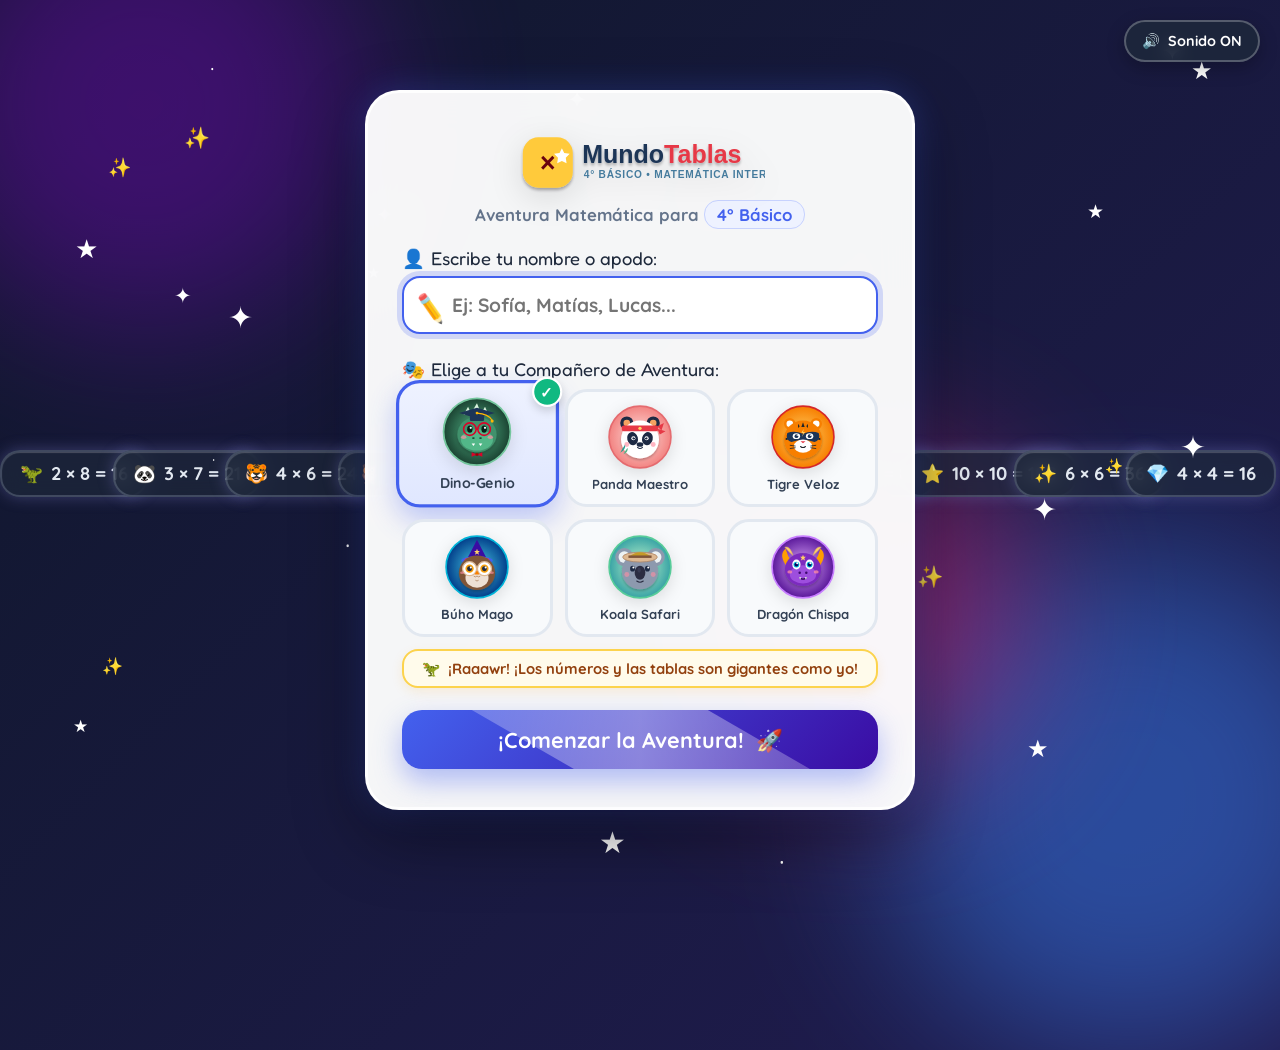
<file: index.html>
<!DOCTYPE html>
<html lang="es">
<head>
    <meta charset="UTF-8">
    <meta name="viewport" content="width=device-width, initial-scale=1.0">
    <title>Ingreso • Mundo Tablas 4° Básico</title>
    <!-- Google Fonts -->
    <link rel="preconnect" href="https://fonts.googleapis.com">
    <link rel="preconnect" href="https://fonts.gstatic.com" crossorigin>
    <link href="https://fonts.googleapis.com/css2?family=Fredoka:wght@400;500;600;700&family=Quicksand:wght@500;600;700;800&display=swap" rel="stylesheet">
    <!-- Favicon -->
    <link rel="icon" type="image/svg+xml" href="Sistema/IMAGEN/logo.svg">
    <style>
        :root {
            --primary: #4361EE;
            --primary-dark: #3A0CA3;
            --secondary: #FF9F1C;
            --success: #2EC4B6;
            --danger: #E71D36;
            --accent: #F72585;
        }

        * {
            margin: 0;
            padding: 0;
            box-sizing: border-box;
            font-family: 'Quicksand', -apple-system, BlinkMacSystemFont, sans-serif;
            -webkit-tap-highlight-color: transparent;
        }

        body {
            min-height: 100vh;
            display: flex;
            align-items: center;
            justify-content: center;
            padding: 20px;
            position: relative;
            overflow-x: hidden;
            /* NUEVO FONDO: Espacio Cósmico con Nebulosa Animada */
            background: linear-gradient(135deg, #0f172a 0%, #1e1b4b 30%, #31104b 60%, #090d16 100%);
            background-size: 300% 300%;
            animation: cosmicShift 16s ease infinite;
        }

        @keyframes cosmicShift {
            0% { background-position: 0% 50%; }
            50% { background-position: 100% 50%; }
            100% { background-position: 0% 50%; }
        }

        /* Estrellas fugaces en el espacio */
        .shooting-star {
            position: absolute;
            height: 2px;
            background: linear-gradient(-45deg, #5f93fb, rgba(0, 0, 255, 0));
            filter: drop-shadow(0 0 6px #699bff);
            animation: shoot 4s ease-in-out infinite;
            pointer-events: none;
            opacity: 0;
        }

        .shooting-star::before {
            content: '';
            position: absolute;
            top: calc(50% - 1px);
            right: 0;
            height: 2px;
            background: linear-gradient(-45deg, rgba(0, 0, 255, 0), #eaeefb, rgba(0, 0, 255, 0));
            transform: translateX(50%) rotateZ(45deg);
            border-radius: 100%;
            animation: shining 4s ease-in-out infinite;
        }

        .star-1 { top: 12%; left: 80%; width: 140px; animation-delay: 0s; }
        .star-2 { top: 35%; left: 90%; width: 100px; animation-delay: 2.5s; }
        .star-3 { top: 68%; left: 75%; width: 120px; animation-delay: 5s; }

        @keyframes shoot {
            0% { transform: translateX(0) translateY(0) rotate(-45deg); opacity: 1; }
            40% { transform: translateX(-350px) translateY(350px) rotate(-45deg); opacity: 0; }
            100% { opacity: 0; }
        }

        /* Orbes de nebulosa brillante */
        .nebula-glow {
            position: absolute;
            border-radius: 50%;
            filter: blur(80px);
            pointer-events: none;
            opacity: 0.45;
            animation: pulseNebula 8s ease-in-out infinite alternate;
        }

        .nebula-1 {
            width: 450px;
            height: 450px;
            background: #7209B7;
            top: -120px;
            left: -80px;
        }

        .nebula-2 {
            width: 500px;
            height: 500px;
            background: #3A86FF;
            bottom: -150px;
            right: -100px;
            animation-duration: 11s;
        }

        .nebula-3 {
            width: 320px;
            height: 320px;
            background: #F72585;
            top: 50%;
            left: 55%;
            animation-duration: 9s;
        }

        @keyframes pulseNebula {
            0% { transform: scale(1) translate(0, 0); opacity: 0.35; }
            100% { transform: scale(1.25) translate(30px, -20px); opacity: 0.6; }
        }

        /* Tarjetas de matemáticas flotantes iluminadas en el espacio */
        .space-math-card {
            position: absolute;
            background: rgba(30, 41, 59, 0.7);
            backdrop-filter: blur(10px);
            padding: 10px 18px;
            border-radius: 20px;
            font-family: 'Fredoka', cursive;
            font-size: 1.15rem;
            font-weight: 700;
            color: #E2E8F0;
            box-shadow: 0 0 15px rgba(120, 119, 198, 0.4), inset 0 1px 1px rgba(255,255,255,0.2);
            border: 2px solid rgba(148, 163, 184, 0.3);
            pointer-events: none;
            user-select: none;
            animation: cosmicFloat 14s linear infinite;
            display: flex;
            align-items: center;
            gap: 8px;
        }

        @keyframes cosmicFloat {
            0% {
                transform: translateY(115vh) rotate(-8deg) scale(0.85);
                opacity: 0;
            }
            15% { opacity: 0.95; }
            85% { opacity: 0.95; }
            100% {
                transform: translateY(-15vh) rotate(12deg) scale(1.05);
                opacity: 0;
            }
        }

        /* Estrellas estelares titilantes */
        .stellar-star {
            position: absolute;
            color: #FFF;
            pointer-events: none;
            animation: starBlink 2.2s infinite ease-in-out;
        }

        @keyframes starBlink {
            0%, 100% { opacity: 0.15; transform: scale(0.7); }
            50% { opacity: 1; transform: scale(1.3) rotate(30deg); filter: drop-shadow(0 0 6px #FFF); }
        }

        /* Tarjeta Principal de Login */
        .login-card {
            background: rgba(255, 255, 255, 0.96);
            backdrop-filter: blur(20px);
            border-radius: 34px;
            padding: 38px 34px;
            width: 100%;
            max-width: 550px;
            box-shadow: 0 25px 70px rgba(0, 0, 0, 0.45), 0 0 35px rgba(67, 97, 238, 0.35);
            border: 3px solid rgba(255, 255, 255, 0.9);
            position: relative;
            z-index: 10;
            text-align: center;
            animation: cardEntrance 0.7s cubic-bezier(0.175, 0.885, 0.32, 1.275);
        }

        @keyframes cardEntrance {
            0% { transform: scale(0.75) translateY(40px); opacity: 0; }
            100% { transform: scale(1) translateY(0); opacity: 1; }
        }

        .login-logo {
            width: 250px;
            height: auto;
            margin-bottom: 6px;
            animation: logoBounce 3.5s ease-in-out infinite;
            filter: drop-shadow(0 8px 16px rgba(0,0,0,0.12));
            cursor: pointer;
        }

        @keyframes logoBounce {
            0%, 100% { transform: translateY(0) scale(1); }
            50% { transform: translateY(-7px) scale(1.03) rotate(-1deg); }
        }

        .login-subtitle {
            font-size: 1.05rem;
            color: #64748B;
            font-weight: 700;
            margin-bottom: 22px;
        }

        .login-subtitle span {
            color: var(--primary);
            font-weight: 800;
            background: #EEF2FF;
            padding: 3px 12px;
            border-radius: 14px;
            border: 1px solid #C7D2FE;
        }

        /* Formulario */
        .form-group {
            text-align: left;
            margin-bottom: 22px;
        }

        .form-label {
            display: flex;
            align-items: center;
            gap: 6px;
            font-family: 'Fredoka', cursive;
            font-size: 1.15rem;
            color: #1E293B;
            margin-bottom: 8px;
        }

        .input-wrapper {
            position: relative;
        }

        .input-nombre {
            width: 100%;
            padding: 15px 18px 15px 48px;
            border-radius: 18px;
            border: 2px solid #CBD5E1;
            font-size: 1.2rem;
            font-weight: 800;
            color: #1E293B;
            background: #F8FAFC;
            transition: all 0.25s cubic-bezier(0.4, 0, 0.2, 1);
            outline: none;
        }

        .input-icon {
            position: absolute;
            left: 16px;
            top: 50%;
            transform: translateY(-50%);
            font-size: 1.3rem;
            pointer-events: none;
            transition: transform 0.2s;
        }

        .input-nombre:focus {
            border-color: var(--primary);
            background: #FFFFFF;
            box-shadow: 0 0 0 5px rgba(67, 97, 238, 0.2);
            transform: translateY(-2px);
        }

        .input-nombre:focus + .input-icon {
            transform: translateY(-50%) scale(1.2) rotate(10deg);
        }

        .input-nombre.error {
            border-color: var(--danger);
            background: #FFF1F2;
            animation: shake 0.4s;
        }

        .error-mensaje {
            color: var(--danger);
            font-size: 0.88rem;
            font-weight: 700;
            margin-top: 6px;
            display: none;
            animation: fadeIn 0.2s;
        }

        /* Selector de Avatares Dinámico */
        .avatares-grid {
            display: grid;
            grid-template-columns: repeat(3, 1fr);
            gap: 12px;
            margin-bottom: 12px;
        }

        .avatar-card {
            background: #F8FAFC;
            border: 3px solid #E2E8F0;
            border-radius: 22px;
            padding: 12px 8px;
            cursor: pointer;
            transition: all 0.25s cubic-bezier(0.175, 0.885, 0.32, 1.275);
            display: flex;
            flex-direction: column;
            align-items: center;
            position: relative;
            user-select: none;
        }

        .avatar-card:hover {
            transform: translateY(-6px) scale(1.06);
            border-color: var(--primary);
            background: #EEF2FF;
            box-shadow: 0 10px 22px rgba(67, 97, 238, 0.2);
        }

        .avatar-card.seleccionado {
            border-color: var(--primary);
            background: linear-gradient(180deg, #EEF2FF 0%, #E0E7FF 100%);
            box-shadow: 0 12px 26px rgba(67, 97, 238, 0.32);
            transform: scale(1.08) translateY(-4px);
        }

        .avatar-card.seleccionado::after {
            content: "✓";
            position: absolute;
            top: -6px;
            right: -6px;
            background: #10B981;
            color: #FFFFFF;
            width: 24px;
            height: 24px;
            border-radius: 50%;
            font-size: 0.85rem;
            font-weight: 900;
            display: flex;
            align-items: center;
            justify-content: center;
            border: 2px solid #FFFFFF;
            box-shadow: 0 4px 8px rgba(0,0,0,0.15);
            animation: popCheck 0.3s cubic-bezier(0.175, 0.885, 0.32, 1.275);
        }

        @keyframes popCheck {
            0% { transform: scale(0); }
            100% { transform: scale(1); }
        }

        .avatar-thumb {
            width: 66px;
            height: 66px;
            border-radius: 50%;
            object-fit: cover;
            margin-bottom: 6px;
            transition: transform 0.3s cubic-bezier(0.175, 0.885, 0.32, 1.275);
            filter: drop-shadow(0 4px 8px rgba(0,0,0,0.12));
        }

        .avatar-card:hover .avatar-thumb {
            transform: scale(1.12) rotate(6deg);
        }

        .avatar-card.seleccionado .avatar-thumb {
            animation: avatarCheer 0.6s ease;
        }

        @keyframes avatarCheer {
            0%, 100% { transform: scale(1); }
            40% { transform: scale(1.22) translateY(-7px) rotate(-6deg); }
            70% { transform: scale(1.1) translateY(2px) rotate(4deg); }
        }

        .avatar-nombre {
            font-size: 0.82rem;
            font-weight: 800;
            color: #334155;
        }

        /* Bocadillo de diálogo del personaje */
        .avatar-dialogo-box {
            background: #FFFBEB;
            border: 2px solid #FCD34D;
            border-radius: 16px;
            padding: 8px 14px;
            font-size: 0.92rem;
            font-weight: 800;
            color: #92400E;
            margin-bottom: 22px;
            display: flex;
            align-items: center;
            justify-content: center;
            gap: 8px;
            box-shadow: 0 4px 12px rgba(245, 158, 11, 0.12);
            animation: dialogPop 0.3s ease;
        }

        @keyframes dialogPop {
            0% { transform: scale(0.9); opacity: 0; }
            100% { transform: scale(1); opacity: 1; }
        }

        /* Botón de Ingreso con Destello Shimmer */
        .btn-ingresar {
            width: 100%;
            background: linear-gradient(135deg, #4361EE 0%, #3A0CA3 100%);
            color: #FFFFFF;
            border: none;
            padding: 16px;
            border-radius: 20px;
            font-family: 'Fredoka', cursive;
            font-size: 1.35rem;
            font-weight: 700;
            cursor: pointer;
            box-shadow: 0 12px 28px rgba(67, 97, 238, 0.4);
            transition: all 0.25s;
            display: flex;
            align-items: center;
            justify-content: center;
            gap: 12px;
            position: relative;
            overflow: hidden;
        }

        .btn-ingresar::after {
            content: "";
            position: absolute;
            top: -50%;
            left: -50%;
            width: 200%;
            height: 200%;
            background: linear-gradient(60deg, transparent, rgba(255,255,255,0.4), transparent);
            transform: rotate(30deg);
            animation: shimmerButton 3s infinite;
        }

        @keyframes shimmerButton {
            0% { transform: translateX(-100%) rotate(30deg); }
            100% { transform: translateX(100%) rotate(30deg); }
        }

        .btn-ingresar:hover {
            transform: translateY(-4px) scale(1.02);
            box-shadow: 0 16px 36px rgba(67, 97, 238, 0.55);
            filter: brightness(1.1);
        }

        .btn-ingresar:active {
            transform: translateY(0) scale(0.99);
        }

        /* Botón de Sonido Flotante */
        .sound-toggle-btn {
            position: fixed;
            top: 20px;
            right: 20px;
            background: rgba(30, 41, 59, 0.85);
            backdrop-filter: blur(8px);
            border: 2px solid rgba(255,255,255,0.25);
            padding: 10px 16px;
            border-radius: 30px;
            font-weight: 800;
            font-size: 0.9rem;
            color: #FFFFFF;
            cursor: pointer;
            z-index: 100;
            box-shadow: 0 6px 18px rgba(0,0,0,0.25);
            display: flex;
            align-items: center;
            gap: 8px;
            transition: all 0.2s;
        }

        .sound-toggle-btn:hover {
            transform: translateY(-2px) scale(1.05);
            background: rgba(30, 41, 59, 0.95);
        }

        /* Destellos mágicos del cursor */
        .cursor-sparkle {
            position: fixed;
            pointer-events: none;
            z-index: 9999;
            font-size: 1rem;
            user-select: none;
            animation: sparkleFly 0.8s ease-out forwards;
        }

        @keyframes sparkleFly {
            0% { transform: translate(0, 0) scale(1); opacity: 1; }
            100% { transform: translate(var(--tx), var(--ty)) scale(0); opacity: 0; }
        }

        .confeti-particula {
            position: fixed;
            width: 12px;
            height: 12px;
            pointer-events: none;
            z-index: 9999;
            border-radius: 4px;
        }

        @keyframes shake {
            0%, 100% { transform: translateX(0); }
            20%, 60% { transform: translateX(-8px); }
            40%, 80% { transform: translateX(8px); }
        }

        @media (max-width: 480px) {
            .login-card {
                padding: 26px 18px;
            }
            .avatar-thumb {
                width: 52px;
                height: 52px;
            }
            .avatar-nombre {
                font-size: 0.72rem;
            }
        }
    </style>
</head>
<body>

    <!-- Nebulosas y estrellas fugaces en el espacio -->
    <div class="nebula-glow nebula-1"></div>
    <div class="nebula-glow nebula-2"></div>
    <div class="nebula-glow nebula-3"></div>

    <div class="shooting-star star-1"></div>
    <div class="shooting-star star-2"></div>
    <div class="shooting-star star-3"></div>

    <!-- Botón de sonido flotante -->
    <button id="btnAudioToggle" class="sound-toggle-btn" onclick="toggleAudio()">
        🔊 <span>Sonido ON</span>
    </button>

    <!-- Contenedor de multiplicaciones y estrellas flotantes -->
    <div id="bubblesContainer"></div>

    <!-- Tarjeta Principal de Ingreso -->
    <div class="login-card">
        <img src="Sistema/IMAGEN/logo.svg" alt="Mundo Tablas" class="login-logo" onclick="lanzarConfetiLogin()">
        <p class="login-subtitle">Aventura Matemática para <span>4° Básico</span></p>

        <!-- Campo de Nombre -->
        <div class="form-group">
            <label class="form-label" for="inputNombre">
                <span>👤</span> Escribe tu nombre o apodo:
            </label>
            <div class="input-wrapper">
                <input type="text" id="inputNombre" class="input-nombre" placeholder="Ej: Sofía, Matías, Lucas..." maxlength="20" autofocus autocomplete="off">
                <span class="input-icon">✏️</span>
            </div>
            <div id="errorMensaje" class="error-mensaje">⚠️ ¡Por favor escribe tu nombre para comenzar la aventura!</div>
        </div>

        <!-- Selector de los 6 Nuevos Avatares -->
        <div class="form-group">
            <label class="form-label">
                <span>🎭</span> Elige a tu Compañero de Aventura:
            </label>
            <div class="avatares-grid" id="avataresGrid">
                <!-- Avatar 1: Dino-Genio -->
                <div class="avatar-card seleccionado" data-avatar="avatar1" onclick="seleccionarAvatar('avatar1', this)">
                    <img src="Sistema/IMAGEN/avatar1.svg" alt="Dino-Genio" class="avatar-thumb">
                    <span class="avatar-nombre">Dino-Genio</span>
                </div>
                <!-- Avatar 2: Panda Maestro -->
                <div class="avatar-card" data-avatar="avatar2" onclick="seleccionarAvatar('avatar2', this)">
                    <img src="Sistema/IMAGEN/avatar2.svg" alt="Panda Maestro" class="avatar-thumb">
                    <span class="avatar-nombre">Panda Maestro</span>
                </div>
                <!-- Avatar 3: Tigre Veloz -->
                <div class="avatar-card" data-avatar="avatar3" onclick="seleccionarAvatar('avatar3', this)">
                    <img src="Sistema/IMAGEN/avatar3.svg" alt="Tigre Veloz" class="avatar-thumb">
                    <span class="avatar-nombre">Tigre Veloz</span>
                </div>
                <!-- Avatar 4: Búho Mago -->
                <div class="avatar-card" data-avatar="avatar4" onclick="seleccionarAvatar('avatar4', this)">
                    <img src="Sistema/IMAGEN/avatar4.svg" alt="Búho Mago" class="avatar-thumb">
                    <span class="avatar-nombre">Búho Mago</span>
                </div>
                <!-- Avatar 5: Koala Aventurero -->
                <div class="avatar-card" data-avatar="avatar5" onclick="seleccionarAvatar('avatar5', this)">
                    <img src="Sistema/IMAGEN/avatar5.svg" alt="Koala Aventurero" class="avatar-thumb">
                    <span class="avatar-nombre">Koala Safari</span>
                </div>
                <!-- Avatar 6: Dragón Chispa -->
                <div class="avatar-card" data-avatar="avatar6" onclick="seleccionarAvatar('avatar6', this)">
                    <img src="Sistema/IMAGEN/avatar6.svg" alt="Dragón Chispa" class="avatar-thumb">
                    <span class="avatar-nombre">Dragón Chispa</span>
                </div>
            </div>

            <!-- Frase de saludo animada del personaje elegido -->
            <div id="avatarDialogo" class="avatar-dialogo-box">
                <span id="avatarDialogoEmoji">🦖</span>
                <span id="avatarDialogoTexto">¡Raaawr! ¡Los números y las tablas son gigantes como yo!</span>
            </div>
        </div>

        <!-- Botón de Ingreso con Animación y Destello -->
        <button id="btnIngresar" class="btn-ingresar" onclick="ingresarAlSistema()">
            <span>¡Comenzar la Aventura!</span>
            <span>🚀</span>
        </button>
    </div>

    <!-- Motor de sonido Web Audio API -->
    <script src="Sistema/JS/audio.js"></script>

    <script>
        let avatarSeleccionado = 'avatar1';

        const FRASES_AVATAR = {
            avatar1: { emoji: "🦖", frase: "¡Raaawr! ¡Los números y las tablas son gigantes como yo!" },
            avatar2: { emoji: "🐼", frase: "¡Paz, concentración y mente brillante para multiplicar!" },
            avatar3: { emoji: "🐯", frase: "¡A la velocidad del rayo resolveremos cada operación!" },
            avatar4: { emoji: "🦉", frase: "¡Uhuuu! Conozco los secretos mágicos de cada tabla." },
            avatar5: { emoji: "🐨", frase: "¡Exploraremos cada rincón de la matemática juntos!" },
            avatar6: { emoji: "🐲", frase: "¡Lanzaremos chispas de brillantez en cada desafío!" }
        };

        document.addEventListener('DOMContentLoaded', () => {
            const guardadoNombre = localStorage.getItem('mundotablas_nombre');
            const guardadoAvatar = localStorage.getItem('mundotablas_avatar');

            if (guardadoNombre) {
                document.getElementById('inputNombre').value = guardadoNombre;
            }

            if (guardadoAvatar && FRASES_AVATAR[guardadoAvatar]) {
                const targetCard = document.querySelector(`.avatar-card[data-avatar="${guardadoAvatar}"]`);
                if (targetCard) {
                    seleccionarAvatar(guardadoAvatar, targetCard, false);
                }
            }

            crearElementosFlotantes();
            crearEstrellasFondo();
            activarRastroEstrellas();

            document.getElementById('inputNombre').addEventListener('keydown', (e) => {
                if (e.key === 'Enter') {
                    ingresarAlSistema();
                }
            });
        });

        function seleccionarAvatar(avatarId, element, conSonido = true) {
            if (conSonido && window.sound) {
                window.sound.playSelect();
            }
            avatarSeleccionado = avatarId;

            document.querySelectorAll('.avatar-card').forEach(c => c.classList.remove('seleccionado'));
            element.classList.add('seleccionado');

            // Actualizar diálogo animado del nuevo avatar
            const info = FRASES_AVATAR[avatarId];
            if (info) {
                const box = document.getElementById('avatarDialogo');
                document.getElementById('avatarDialogoEmoji').textContent = info.emoji;
                document.getElementById('avatarDialogoTexto').textContent = info.frase;
                
                box.style.animation = 'none';
                void box.offsetWidth;
                box.style.animation = 'dialogPop 0.35s cubic-bezier(0.175, 0.885, 0.32, 1.275)';
            }
        }

        function toggleAudio() {
            if (!window.sound) return;
            const muted = window.sound.toggleMute();
            const btn = document.getElementById('btnAudioToggle');
            btn.innerHTML = muted ? '🔇 <span>Silencio</span>' : '🔊 <span>Sonido ON</span>';
        }

        function ingresarAlSistema() {
            const input = document.getElementById('inputNombre');
            const errorMsg = document.getElementById('errorMensaje');
            const nuevoNombre = input.value.trim();

            if (nuevoNombre.length < 2) {
                if (window.sound) window.sound.playError();
                input.classList.add('error');
                errorMsg.style.display = 'block';
                input.focus();
                setTimeout(() => input.classList.remove('error'), 600);
                return;
            }

            errorMsg.style.display = 'none';

            // REINICIO DE PROGRESO SI INICIA CON OTRO NOMBRE
            const anteriorNombre = localStorage.getItem('mundotablas_nombre');
            const keyProgresoNuevo = 'mundotablas_progreso_' + nuevoNombre.toLowerCase();

            if (anteriorNombre && anteriorNombre.toLowerCase() !== nuevoNombre.toLowerCase()) {
                // Al iniciar con otro nombre: si no existe progreso previo para ese nuevo nombre, se inicializa limpio
                if (!localStorage.getItem(keyProgresoNuevo)) {
                    localStorage.removeItem('mundotablas_progreso');
                } else {
                    localStorage.setItem('mundotablas_progreso', localStorage.getItem(keyProgresoNuevo));
                }
            }

            // Guardar sesión actual
            localStorage.setItem('mundotablas_nombre', nuevoNombre);
            localStorage.setItem('mundotablas_avatar', avatarSeleccionado);

            if (window.sound) {
                window.sound.playSuccess();
                window.sound.playFanfare();
            }

            lanzarConfetiLogin();

            const btn = document.getElementById('btnIngresar');
            btn.disabled = true;
            btn.innerHTML = `<span>¡Despegando al Mundo Tablas!</span> <span>🚀✨</span>`;

            setTimeout(() => {
                window.location.href = 'Sistema/index.html';
            }, 850);
        }

        function crearElementosFlotantes() {
            const cont = document.getElementById('bubblesContainer');
            const multiplicaciones = [
                { op: '2 × 8 = 16', ico: '🦖' },
                { op: '3 × 7 = 21', ico: '🐼' },
                { op: '4 × 6 = 24', ico: '🐯' },
                { op: '5 × 9 = 45', ico: '🦉' },
                { op: '6 × 7 = 42', ico: '🐨' },
                { op: '7 × 8 = 56', ico: '🐲' },
                { op: '8 × 8 = 64', ico: '🪐' },
                { op: '9 × 9 = 81', ico: '🚀' },
                { op: '10 × 10 = 100', ico: '⭐' },
                { op: '6 × 6 = 36', ico: '✨' },
                { op: '4 × 4 = 16', ico: '💎' }
            ];

            multiplicaciones.forEach((item, idx) => {
                const card = document.createElement('div');
                card.className = 'space-math-card';
                card.innerHTML = `<span>${item.ico}</span> <span>${item.op}</span>`;
                card.style.left = `${(idx * 8.8) % 92}%`;
                card.style.animationDelay = `${(idx * 1.3) % 12}s`;
                card.style.animationDuration = `${11 + (idx % 6)}s`;
                cont.appendChild(card);
            });
        }

        function crearEstrellasFondo() {
            const cont = document.getElementById('bubblesContainer');
            for (let i = 0; i < 28; i++) {
                const star = document.createElement('div');
                star.className = 'stellar-star';
                star.textContent = ['★', '✦', '·', '✨'][i % 4];
                star.style.fontSize = `${0.8 + Math.random() * 1.2}rem`;
                star.style.left = `${Math.random() * 98}%`;
                star.style.top = `${Math.random() * 95}%`;
                star.style.animationDelay = `${Math.random() * 3}s`;
                cont.appendChild(star);
            }
        }

        function activarRastroEstrellas() {
            let ultimoTiempo = 0;
            window.addEventListener('mousemove', (e) => {
                const ahora = Date.now();
                if (ahora - ultimoTiempo < 70) return;
                ultimoTiempo = ahora;

                const sparkle = document.createElement('div');
                sparkle.className = 'cursor-sparkle';
                sparkle.textContent = ['✨', '⭐', '💫', '✦'][Math.floor(Math.random() * 4)];
                sparkle.style.left = `${e.clientX}px`;
                sparkle.style.top = `${e.clientY}px`;

                const angle = Math.random() * Math.PI * 2;
                const dist = 25 + Math.random() * 35;
                sparkle.style.setProperty('--tx', `${Math.cos(angle) * dist}px`);
                sparkle.style.setProperty('--ty', `${Math.sin(angle) * dist - 20}px`);

                document.body.appendChild(sparkle);
                setTimeout(() => sparkle.remove(), 800);
            });
        }

        function lanzarConfetiLogin() {
            const colores = ['#FF595E', '#FFCA3A', '#8AC926', '#1982C4', '#6A4C93', '#F72585', '#4CC9F0', '#FFD166'];
            const rect = document.getElementById('btnIngresar').getBoundingClientRect();
            const cx = rect.left + rect.width / 2;
            const cy = rect.top + rect.height / 2;

            for (let i = 0; i < 45; i++) {
                const p = document.createElement('div');
                p.className = 'confeti-particula';
                p.style.backgroundColor = colores[Math.floor(Math.random() * colores.length)];
                p.style.left = `${cx}px`;
                p.style.top = `${cy}px`;

                const angle = Math.random() * Math.PI * 2;
                const dist = 60 + Math.random() * 120;
                const tx = Math.cos(angle) * dist;
                const ty = Math.sin(angle) * dist - 30;

                document.body.appendChild(p);

                p.animate([
                    { transform: 'translate(0, 0) scale(1) rotate(0deg)', opacity: 1 },
                    { transform: `translate(${tx}px, ${ty}px) scale(0) rotate(${Math.random() * 360}deg)`, opacity: 0 }
                ], {
                    duration: 900 + Math.random() * 400,
                    easing: 'cubic-bezier(0.25, 1, 0.5, 1)'
                }).onfinish = () => p.remove();
            }
        }
    </script>
</body>
</html>
</file>
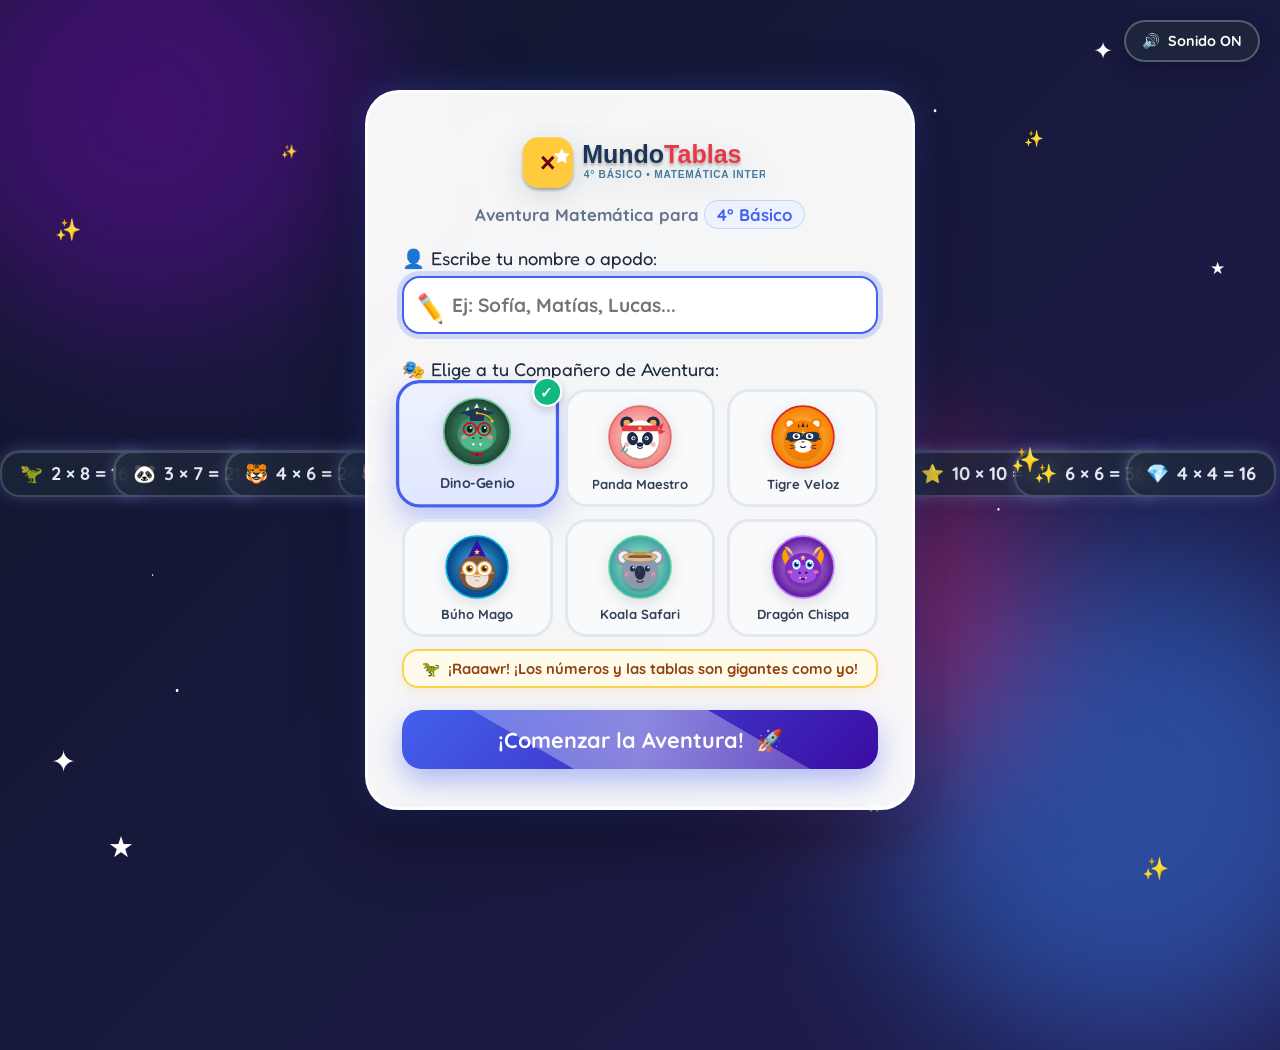
<file: Sistema/index.html>
<!DOCTYPE html>
<html lang="es">
<head>
    <meta charset="UTF-8">
    <meta name="viewport" content="width=device-width, initial-scale=1.0">
    <title>Mundo Tablas: Plataforma Interactiva 4° Básico</title>
    <!-- Google Fonts -->
    <link rel="preconnect" href="https://fonts.googleapis.com">
    <link rel="preconnect" href="https://fonts.gstatic.com" crossorigin>
    <link href="https://fonts.googleapis.com/css2?family=Fredoka:wght@400;500;600;700&family=Quicksand:wght@500;600;700;800&display=swap" rel="stylesheet">
    <!-- Estilos de la plataforma -->
    <link rel="stylesheet" href="CSS/estilos.css">
    <!-- Favicon -->
    <link rel="icon" type="image/svg+xml" href="IMAGEN/logo.svg">
</head>
<body>

    <!-- Fondo dinámico con partículas matemáticas flotantes -->
    <div id="sistemaFondoAnimado" class="sistema-fondo-animado"></div>

    <!-- BARRA SUPERIOR DE PERFIL -->
    <header class="header-principal">
        <div class="header-contenedor">
            <div class="brand-box">
                <img src="IMAGEN/logo.svg" alt="Mundo Tablas" class="brand-logo-img" onclick="irATablas()">
            </div>

            <!-- Perfil del Estudiante Activo -->
            <div class="perfil-estudiante-box">
                <div class="avatar-wrapper">
                    <img id="userAvatarImg" src="IMAGEN/avatar1.svg" alt="Avatar" class="avatar-img">
                </div>
                <div class="perfil-info">
                    <span id="userName" class="perfil-nombre">Estudiante</span>
                    <span id="userRango" class="perfil-rango">Explorador Numérico 🌱</span>
                </div>
            </div>

            <!-- Estadísticas Rápidas -->
            <div class="stats-rapidos">
                <div class="stat-chip xp" title="Puntos de Experiencia">
                    <span>⚡</span>
                    <span id="userXP">0 XP</span>
                </div>
                <div class="stat-chip stars" title="Estrellas recolectadas">
                    <span>⭐</span>
                    <span id="userStars">0 / 27</span>
                </div>
            </div>

            <!-- Controles del Sistema -->
            <div class="header-controles">
                <button id="btnMuteAudio" class="btn-ctrl" title="Activar / Desactivar Sonido">
                    🔊 <span>Sonido ON</span>
                </button>
                <button id="btnModoProfe" class="btn-ctrl btn-modo-profe" onclick="toggleModoProfe()" title="Activar / Desactivar Modo Profesor para evaluación rápida">
                    🔓 <span>Modo Profe</span>
                </button>
                <button id="btnSalir" class="btn-ctrl" title="Cambiar de estudiante">
                    🚪 <span>Salir</span>
                </button>
            </div>
        </div>
    </header>

    <!-- BANNER FLOTANTE MODO PROFESOR ACTIVO -->
    <div id="bannerModoProfe" class="banner-modo-profe" style="display:none;">
        <div class="banner-profe-content">
            <span class="profe-icon">⚡</span>
            <div>
                <strong>MODO PROFESOR ACTIVADO:</strong> Todas las tablas del 2 al 10 y el Ensayo SIMCE están desbloqueados para demostración y evaluación docente.
            </div>
        </div>
        <button class="btn-desactivar-profe" onclick="toggleModoProfe()" title="Volver al progreso real del estudiante">
            Desactivar Modo Profe ✖
        </button>
    </div>

    <!-- NAVEGACIÓN PRINCIPAL -->
    <nav class="nav-principal">
        <div class="nav-contenedor">
            <button class="nav-tab-btn activo" data-target="seccion-tablas">
                <span>🗺️</span> Ruta de Tablas (2 al 10)
            </button>
            <button class="nav-tab-btn" data-target="seccion-juegos">
                <span>🎮</span> Juegos y Desafíos
            </button>
            <button class="nav-tab-btn" data-target="seccion-simce">
                <span>📝</span> Ensayo SIMCE 4° Básico
                <span id="simceNavBadge" class="nav-badge bloqueado">0/9</span>
            </button>
            <button class="nav-tab-btn" data-target="seccion-progreso">
                <span>🏆</span> Mi Progreso y Trofeos
            </button>
        </div>
    </nav>

    <!-- CONTENIDO PRINCIPAL -->
    <main class="main-contenido">

        <!-- ========================================== -->
        <!-- SECCIÓN 1: RUTA DE APRENDIZAJE DE TABLAS   -->
        <!-- ========================================== -->
        <section id="seccion-tablas" class="seccion-contenido activa">
            <div class="banner-aventura">
                <div class="banner-texto">
                    <h2>¡Bienvenido a la Aventura de las Tablas! 🚀</h2>
                    <p>Aprende paso a paso con grupos animados, descubre patrones secretos y gana estrellas de maestría.</p>
                    <div class="banner-progreso-barra-caja">
                        <div class="progress-track">
                            <div id="globalProgressBar" class="progress-fill" style="width: 0%;"></div>
                        </div>
                        <span id="globalProgressText" class="progress-label">0% completado (0 de 9 tablas)</span>
                    </div>
                </div>
            </div>

            <!-- Grid de las 9 tablas (2 al 10) -->
            <div class="grid-tablas" id="tablasGrid">
                <!-- Se genera dinámicamente desde JS -->
            </div>
        </section>

        <!-- ========================================== -->
        <!-- SECCIÓN 2: JUEGOS Y DESAFÍOS               -->
        <!-- ========================================== -->
        <section id="seccion-juegos" class="seccion-contenido">
            <!-- Menú de Selección de Juegos -->
            <div id="juegosMenu" class="juegos-menu-grid">
                <div class="juego-card">
                    <div class="juego-icono-big">🃏</div>
                    <h3>Memoria Matemática</h3>
                    <p>Encuentra las parejas volteando cartas que relacionen cada multiplicación con su producto correcto.</p>
                    <button class="btn-primario" onclick="iniciarJuegoMemoria()">Jugar Memoria</button>
                </div>

                <div class="juego-card">
                    <div class="juego-icono-big">🎈</div>
                    <h3>Atrapa el Resultado</h3>
                    <p>Aparecen burbujas flotantes en movimiento. ¡Toca rápidamente la burbuja con el número correcto!</p>
                    <button class="btn-primario" onclick="iniciarJuegoAtrapa()">Jugar Atrapa</button>
                </div>

                <div class="juego-card">
                    <div class="juego-icono-big">🕵️‍♂️</div>
                    <h3>Detective Matemático</h3>
                    <p>Lee 3 pistas lógicas sobre múltiplos y tablas para descubrir cuál es el misterioso número oculto.</p>
                    <button class="btn-primario" onclick="iniciarJuegoDetective()">Jugar Detective</button>
                </div>
            </div>

            <!-- 1. Pantalla Juego Memoria -->
            <div id="juegoMemoria" style="display:none;">
                <div style="display:flex; justify-content:space-between; align-items:center; margin-bottom:16px;">
                    <button class="btn-secundario" onclick="volverMenuJuegos()">⬅ Volver a Juegos</button>
                    <div class="stat-chip stars">Parejas: <span id="memoriaParesContador">0 / 6</span></div>
                </div>
                <div class="tablero-memoria" id="tableroMemoria"></div>
            </div>

            <!-- 2. Pantalla Juego Atrapa -->
            <div id="juegoAtrapa" style="display:none; text-align:center;">
                <div style="display:flex; justify-content:space-between; align-items:center; margin-bottom:16px;">
                    <button class="btn-secundario" onclick="volverMenuJuegos()">⬅ Volver a Juegos</button>
                    <div id="atrapaPuntos" class="stat-chip xp">Aciertos: 0</div>
                </div>
                <h2 id="atrapaOperacion" style="font-size:2.8rem; margin:16px 0; color:var(--primary);">6 × 7 = ?</h2>
                <p style="font-size:1.1rem; color:var(--text-muted); margin-bottom:8px;">
                    1. Toca la burbuja con tu respuesta ➔ 2. Presiona el botón <strong>Verificar</strong>
                </p>
                <div class="atrapa-area" id="atrapaBurbujasArea"></div>
                <div style="margin-top:20px; display:flex; flex-direction:column; align-items:center; gap:12px;">
                    <button id="btnVerificarAtrapa" class="btn-primario" onclick="verificarRespuestaAtrapa()" style="font-size:1.25rem; padding:15px 40px; box-shadow:0 8px 24px rgba(67,97,238,0.35);" disabled>
                        Verificar Respuesta ✅
                    </button>
                    <div id="atrapaFeedback" style="min-height:32px; font-weight:800; font-size:1.2rem;"></div>
                </div>
            </div>

            <!-- 3. Pantalla Juego Detective -->
            <div id="juegoDetective" style="display:none;">
                <div style="margin-bottom:16px;">
                    <button class="btn-secundario" onclick="volverMenuJuegos()">⬅ Volver a Juegos</button>
                </div>
                <div class="detective-box">
                    <h2 style="margin-bottom:12px; color:var(--primary); text-align:center;">🔍 Caso Detective: ¿Cuál es el número?</h2>
                    <div id="detectivePistasBox"></div>
                    <div class="detective-input-caja">
                        <input type="number" id="detectiveInput" class="detective-input" placeholder="Tu número aquí...">
                        <button class="btn-primario" onclick="comprobarRespuestaDetective()">Descifrar 🔎</button>
                    </div>
                    <div id="detectiveFeedback" style="margin-top:16px;"></div>
                </div>
            </div>
        </section>

        <!-- ========================================== -->
        <!-- SECCIÓN 3: ENSAYO MATEMÁTICO TIPO SIMCE    -->
        <!-- ========================================== -->
        <section id="seccion-simce" class="seccion-contenido">
            <!-- Caso A: Bloqueado (aún no domina las 9 tablas) -->
            <div id="simceBloqueado" class="simce-bloqueado-card">
                <div class="candado-icono">🔒</div>
                <h2>Gran Ensayo Matemático tipo SIMCE 4° Básico</h2>
                <p style="margin: 14px 0 20px 0; font-size:1.1rem; color:var(--text-muted); line-height:1.6;">
                    Para desbloquear este desafío especial de 10 situaciones matemáticas cotidianas, debes completar las actividades de las tablas del 2 al 10 en la Ruta de Tablas.
                </p>
                <div class="progress-track" style="max-width:400px; margin: 0 auto 10px auto; background:#E2E8F0;">
                    <div id="simceUnlockProgressBar" class="progress-fill" style="width: 0%; background:var(--primary);"></div>
                </div>
                <span id="simceUnlockProgressText" style="font-weight:800; color:var(--primary);">0 de 9 tablas completadas (0%)</span>
                
                <div style="margin-top:24px; display:flex; justify-content:center; gap:12px;">
                    <button class="btn-primario" onclick="irATablas()">Ir a Practicar Tablas 🗺️</button>
                    <button class="btn-secundario" onclick="toggleModoProfe()">🔓 Activar Modo Profe</button>
                </div>
            </div>

            <!-- Caso B: Ensayo Activo (10 Preguntas con selector lateral) -->
            <div id="simceEnsayoActivo" class="simce-layout" style="display:none;">
                <!-- Navegador lateral numerado del 1 al 10 -->
                <aside class="simce-sidebar">
                    <h4>Preguntas del Ensayo</h4>
                    <div class="simce-nav-grid" id="simceNavPreguntas">
                        <!-- Botones 1 a 10 generados dinámicamente -->
                    </div>
                    <div id="simceContadorRespondidas" style="font-size:0.85rem; font-weight:700; color:var(--text-muted); margin-bottom:14px; text-align:center;">
                        0 de 10 respondidas
                    </div>
                    <button id="btnFinalizarSIMCE" class="btn-finalizar-simce" onclick="finalizarEnsayoSIMCE()" disabled>
                        Finalizar Ensayo 🏁
                    </button>
                </aside>

                <!-- Área Central de Pregunta y Alternativas -->
                <div class="simce-main-area" id="simceAreaPregunta">
                    <!-- Contenido dinámico generado por mostrarPreguntaSIMCE() -->
                </div>
            </div>

            <!-- Caso C: Resultados y Retroalimentación Pedagógica -->
            <div id="simceResultados" style="display:none;">
                <!-- Generado dinámicamente al finalizar ensayo -->
            </div>
        </section>

        <!-- ========================================== -->
        <!-- SECCIÓN 4: PROGRESO Y TROFEOS              -->
        <!-- ========================================== -->
        <section id="seccion-progreso" class="seccion-contenido">
            <h2 style="margin-bottom:20px;">🏆 Tu Hoja de Logros y Dominio de Tablas</h2>
            <div id="progresoDetalladoGrid"></div>

            <div style="margin-top:40px; text-align:center; padding:20px; border-top:2px dashed #E2E8F0;">
                <button class="btn-secundario" onclick="reiniciarTodoElProgreso()" style="color:#DC2626; border-color:#FCA5A5;">
                    ⚠️ Reiniciar todo mi progreso
                </button>
            </div>
        </section>

    </main>

    <!-- ======================================================= -->
    <!-- MODAL DE APRENDIZAJE INTERACTIVO DE UNA TABLA           -->
    <!-- ======================================================= -->
    <div id="modalTabla" class="modal-super">
        <div class="modal-dialog">
            <div class="modal-header">
                <h2 id="modalTablaTitulo">Tabla de Multiplicar</h2>
                <button class="btn-cerrar-modal" onclick="cerrarModalTabla()">✕</button>
            </div>

            <!-- Subpestañas del módulo -->
            <div class="modal-subtabs">
                <button class="subtab-btn activo" data-subtab="visualizador" onclick="cambiarSubTabTabla('visualizador')">
                    👁️ Ver y Comprender Grupos
                </button>
                <button class="subtab-btn" data-subtab="patron" onclick="cambiarSubTabTabla('patron')">
                    💡 El Truco y Patrón Secreto
                </button>
                <button class="subtab-btn" data-subtab="desafio" onclick="cambiarSubTabTabla('desafio')">
                    🎯 Desafío de Maestría ⭐
                </button>
            </div>

            <div class="modal-body">
                <!-- 1. Visualizador con Grupos y Recta Numérica -->
                <div id="subtab-visualizador" class="subtab-content activo">
                    <div class="visualizador-operacion-box">
                        <span id="visFactorA" class="factor-badge">2</span>
                        <span class="signo-badge">×</span>
                        <span id="visFactorB" class="factor-badge">1</span>
                        <span class="signo-badge">=</span>
                        <span id="visResultado" class="resultado-badge">2</span>
                    </div>

                    <div class="controles-stepper">
                        <button class="btn-step" onclick="cambiarFactorVisualizador(-1)">⬅ Menos ( - 1 )</button>
                        <span style="font-weight:800; color:var(--text-muted);">Cambiar multiplicación</span>
                        <button class="btn-step" onclick="cambiarFactorVisualizador(1)">Más ( + 1 ) ➡</button>
                    </div>

                    <div id="visSumaIterada" class="suma-iterada-box">
                        <strong>Suma Repetida:</strong> 2 = 2
                    </div>

                    <!-- Representación Gráfica en Grupos de Objetos -->
                    <div id="visGruposContenedor" class="grupos-contenedor"></div>

                    <!-- Recta Numérica Interactiva -->
                    <div class="recta-wrapper">
                        <div class="recta-titulo">📍 Recta Numérica: Saltos de Multiplicación</div>
                        <div class="recta-linea" id="rectaNumericaSaltos"></div>
                    </div>
                </div>

                <!-- 2. Truco y Patrón Matemático -->
                <div id="subtab-patron" class="subtab-content">
                    <div class="truco-card">
                        <span class="truco-badge">💡 REGLA FÁCIL PARA MEMORIZAR</span>
                        <h3 id="trucoNombre">El Secreto</h3>
                        <p id="trucoExplicacion">Explicación</p>
                        <div class="patron-destacado" id="trucoPatron">Patrón</div>
                    </div>

                    <div class="curiosidad-card">
                        <strong>🌟 ¿Sabías que?</strong>
                        <p id="trucoCuriosidad" style="margin-top:6px;"></p>
                    </div>
                </div>

                <!-- 3. Desafío de Maestría -->
                <div id="subtab-desafio" class="subtab-content">
                    <div id="desafioContenedor"></div>
                </div>
            </div>
        </div>
    </div>

    <!-- ======================================================= -->
    <!-- MODAL DE DESBLOQUEO ÉPICO DEL SIMCE                     -->
    <!-- ======================================================= -->
    <div id="modalDesbloqueoSIMCE" class="modal-super">
        <div class="modal-dialog" style="max-width:540px; text-align:center;">
            <div class="modal-body" style="padding:40px 30px;">
                <div style="font-size:4.5rem; margin-bottom:12px; animation:bounce 1s infinite;">🎉🔓✨</div>
                <h2 style="font-size:2rem; color:var(--primary); margin-bottom:12px;">¡FELICITACIONES!</h2>
                <h3 style="font-size:1.3rem; margin-bottom:16px;">Has completado todas las tablas del 2 al 10</h3>
                <p style="color:var(--text-muted); font-size:1.05rem; line-height:1.5; margin-bottom:28px;">
                    ¡Has demostrado una gran dedicación! Ahora tienes acceso exclusivo al <strong>Gran Ensayo Matemático tipo SIMCE</strong> para poner a prueba tus habilidades en situaciones de la vida real.
                </p>
                <button class="btn-primario" onclick="cerrarModalDesbloqueoSIMCE()" style="font-size:1.1rem; padding:14px 32px;">
                    ¡Comenzar el Ensayo SIMCE! 🚀
                </button>
            </div>
        </div>
    </div>

    <!-- ======================================================= -->
    <!-- MODAL DIPLOMA DE HONOR IMPRIMIBLE                       -->
    <!-- ======================================================= -->
    <div id="modalDiploma" class="modal-super">
        <div class="modal-dialog" style="max-width:720px; background:transparent; box-shadow:none;">
            <div style="text-align:right; margin-bottom:8px;">
                <button class="btn-secundario" onclick="window.print()" style="background:#FFF;">🖨️ Imprimir / Guardar PDF</button>
                <button class="btn-secundario" onclick="cerrarModalDiploma()" style="background:#FFF; margin-left:8px;">✕ Cerrar</button>
            </div>
            <div class="diploma-box">
                <div class="diploma-header">
                    <h2>DIPLOMA DE HONOR</h2>
                    <div class="diploma-sub">Mundo Tablas • 4° Básico de Educación Primaria</div>
                </div>
                <img id="diplomaAvatar" src="IMAGEN/avatar1.svg" class="diploma-avatar-img" alt="Avatar">
                <div>Se otorga el presente reconocimiento a:</div>
                <div id="diplomaNombre" class="diploma-estudiante">Estudiante</div>
                <div class="diploma-texto">
                    Por haber demostrado excelencia, constancia y dominio en el aprendizaje interactivo de las <strong>Tablas de Multiplicar del 2 al 10</strong> y rendir exitosamente la evaluación matemática tipo SIMCE.
                </div>
                <div class="diploma-footer">
                    <div>Puntaje Obtenido: <strong id="diplomaPuntaje">10 / 10</strong></div>
                    <div>Fecha: <strong id="diplomaFecha">14 de Octubre</strong></div>
                    <div>Departamento de Informática Educativa</div>
                </div>
            </div>
        </div>
    </div>

    <!-- SCRIPTS -->
    <script src="JS/audio.js"></script>
    <script src="JS/tablas_data.js"></script>
    <script src="JS/simce_data.js"></script>
    <script src="JS/app.js"></script>

</body>
</html>
</file>
<file: Sistema/CSS/estilos.css>
/* =========================================================================
   ESTILOS GENERALES: MUNDO TABLAS 4° BÁSICO (VERSIÓN DINÁMICA & ANIMADA)
   ========================================================================= */

@import url('https://fonts.googleapis.com/css2?family=Fredoka:wght@400;500;600;700&family=Quicksand:wght@500;600;700;800&display=swap');

:root {
    --primary: #4361EE;
    --primary-light: #4CC9F0;
    --primary-dark: #3A0CA3;
    --secondary: #FF9F1C;
    --success: #2EC4B6;
    --danger: #E71D36;
    --accent: #F72585;
    --background: #F0F4FF;
    --card-bg: #FFFFFF;
    --text-dark: #1E293B;
    --text-muted: #64748B;
    --border-radius-lg: 26px;
    --border-radius-md: 18px;
    --border-radius-sm: 12px;
    --shadow-sm: 0 4px 14px rgba(0,0,0,0.06);
    --shadow-md: 0 12px 28px rgba(67, 97, 238, 0.16);
    --shadow-lg: 0 22px 50px rgba(0,0,0,0.16);
}

* {
    margin: 0;
    padding: 0;
    box-sizing: border-box;
    font-family: 'Quicksand', -apple-system, BlinkMacSystemFont, sans-serif;
    -webkit-tap-highlight-color: transparent;
}

body {
    background-color: var(--background);
    color: var(--text-dark);
    min-height: 100vh;
    display: flex;
    flex-direction: column;
    overflow-x: hidden;
    position: relative;
}

h1, h2, h3, h4, .font-fun {
    font-family: 'Fredoka', cursive, sans-serif;
}

/* =========================================================================
   FONDO ANIMADO AMBIENTAL DE LA PLATAFORMA
   ========================================================================= */

.sistema-fondo-animado {
    position: fixed;
    top: 0;
    left: 0;
    width: 100vw;
    height: 100vh;
    pointer-events: none;
    z-index: 0;
    overflow: hidden;
    opacity: 0.6;
}

.ambient-math-symbol {
    position: absolute;
    color: rgba(67, 97, 238, 0.12);
    font-family: 'Fredoka', cursive;
    font-weight: 700;
    user-select: none;
    animation: ambientFloat 18s linear infinite;
}

@keyframes ambientFloat {
    0% { transform: translateY(110vh) rotate(0deg) scale(0.9); opacity: 0; }
    15% { opacity: 0.8; }
    85% { opacity: 0.8; }
    100% { transform: translateY(-10vh) rotate(360deg) scale(1.1); opacity: 0; }
}

/* =========================================================================
   BARRA SUPERIOR DE PERFIL Y CABECERA
   ========================================================================= */

.header-principal {
    background: rgba(255, 255, 255, 0.94);
    backdrop-filter: blur(12px);
    border-bottom: 2px solid #E2E8F0;
    padding: 12px 24px;
    position: sticky;
    top: 0;
    z-index: 100;
    box-shadow: 0 4px 16px rgba(0,0,0,0.05);
}

.header-contenedor {
    max-width: 1280px;
    margin: 0 auto;
    display: flex;
    justify-content: space-between;
    align-items: center;
    gap: 16px;
    flex-wrap: wrap;
    position: relative;
    z-index: 2;
}

.brand-box {
    display: flex;
    align-items: center;
    gap: 12px;
}

.brand-logo-img {
    height: 50px;
    width: auto;
    cursor: pointer;
    transition: transform 0.3s cubic-bezier(0.175, 0.885, 0.32, 1.275);
    filter: drop-shadow(0 4px 8px rgba(0,0,0,0.08));
}

.brand-logo-img:hover {
    transform: scale(1.08) rotate(-3deg);
}

.perfil-estudiante-box {
    display: flex;
    align-items: center;
    gap: 14px;
    background: #F8FAFC;
    padding: 6px 18px;
    border-radius: 50px;
    border: 2px solid #E2E8F0;
    box-shadow: 0 2px 8px rgba(0,0,0,0.04);
    transition: all 0.25s;
}

.perfil-estudiante-box:hover {
    border-color: var(--primary-light);
    transform: translateY(-2px);
    box-shadow: 0 6px 14px rgba(67, 97, 238, 0.12);
}

.avatar-wrapper {
    position: relative;
    width: 48px;
    height: 48px;
}

.avatar-img {
    width: 100%;
    height: 100%;
    border-radius: 50%;
    object-fit: cover;
    box-shadow: 0 4px 10px rgba(0,0,0,0.12);
    animation: avatarFloat 3.5s ease-in-out infinite;
    border: 2px solid #FFFFFF;
}

@keyframes avatarFloat {
    0%, 100% { transform: translateY(0) scale(1); }
    50% { transform: translateY(-4px) scale(1.04); }
}

.perfil-info {
    display: flex;
    flex-direction: column;
}

.perfil-nombre {
    font-weight: 800;
    font-size: 1.1rem;
    color: var(--text-dark);
}

.perfil-rango {
    font-size: 0.78rem;
    font-weight: 700;
    color: var(--primary);
}

.stats-rapidos {
    display: flex;
    gap: 12px;
}

.stat-chip {
    display: flex;
    align-items: center;
    gap: 8px;
    background: #FFFFFF;
    border: 2px solid #E2E8F0;
    padding: 7px 16px;
    border-radius: 30px;
    font-weight: 800;
    font-size: 0.95rem;
    box-shadow: 0 4px 10px rgba(0,0,0,0.04);
    position: relative;
    overflow: hidden;
}

.stat-chip.xp {
    color: #B45309;
    background: linear-gradient(135deg, #FFFBEB 0%, #FEF3C7 100%);
    border-color: #FCD34D;
}

.stat-chip.xp::after {
    content: "";
    position: absolute;
    top: 0; left: -100%; width: 50%; height: 100%;
    background: linear-gradient(90deg, transparent, rgba(255,255,255,0.8), transparent);
    animation: chipShine 3s infinite;
}

@keyframes chipShine {
    0% { left: -100%; }
    40%, 100% { left: 150%; }
}

.stat-chip.stars {
    color: #1D4ED8;
    background: linear-gradient(135deg, #EFF6FF 0%, #DBEAFE 100%);
    border-color: #BFDBFE;
}

.header-controles {
    display: flex;
    align-items: center;
    gap: 10px;
}

.btn-ctrl {
    display: flex;
    align-items: center;
    gap: 6px;
    border: 2px solid transparent;
    background: #F1F5F9;
    padding: 8px 16px;
    border-radius: 20px;
    font-size: 0.88rem;
    font-weight: 800;
    cursor: pointer;
    transition: all 0.2s cubic-bezier(0.175, 0.885, 0.32, 1.275);
}

.btn-ctrl:hover {
    background: #E2E8F0;
    transform: translateY(-2px);
}

.btn-ctrl.muted {
    background: #FEE2E2;
    color: #DC2626;
    border-color: #FCA5A5;
}

/* Botón Modo Profe Toggleable */
.btn-modo-profe {
    background: #FEF3C7;
    color: #92400E;
    border: 2px solid #FCD34D;
}

.btn-modo-profe.modo-profe-activo {
    background: linear-gradient(135deg, #F59E0B 0%, #D97706 100%) !important;
    color: #FFFFFF !important;
    border-color: #FBBF24 !important;
    box-shadow: 0 0 14px rgba(245, 158, 11, 0.6);
    animation: pulseProfe 2s infinite;
}

@keyframes pulseProfe {
    0%, 100% { transform: scale(1); }
    50% { transform: scale(1.06); }
}

/* Banner flotante de Modo Profesor */
.banner-modo-profe {
    background: linear-gradient(90deg, #F59E0B, #EA580C);
    color: #FFFFFF;
    padding: 12px 24px;
    display: flex;
    justify-content: space-between;
    align-items: center;
    gap: 16px;
    box-shadow: 0 6px 16px rgba(234, 88, 12, 0.3);
    position: relative;
    z-index: 90;
    animation: slideDownBanner 0.4s cubic-bezier(0.175, 0.885, 0.32, 1.275);
}

@keyframes slideDownBanner {
    0% { transform: translateY(-100%); opacity: 0; }
    100% { transform: translateY(0); opacity: 1; }
}

.banner-profe-content {
    display: flex;
    align-items: center;
    gap: 12px;
    font-size: 0.98rem;
}

.profe-icon {
    font-size: 1.6rem;
    animation: bounce 1s infinite;
}

.btn-desactivar-profe {
    background: rgba(0, 0, 0, 0.25);
    border: 2px solid rgba(255,255,255,0.7);
    color: #FFFFFF;
    padding: 6px 14px;
    border-radius: 14px;
    font-weight: 800;
    font-size: 0.85rem;
    cursor: pointer;
    transition: all 0.2s;
    white-space: nowrap;
}

.btn-desactivar-profe:hover {
    background: #FFFFFF;
    color: #C2410C;
    transform: scale(1.05);
}

/* Toast de notificación rápida */
.toast-notification {
    position: fixed;
    top: 80px;
    left: 50%;
    transform: translateX(-50%) translateY(-30px);
    background: #1E293B;
    color: #FFFFFF;
    padding: 14px 24px;
    border-radius: 50px;
    font-weight: 800;
    font-size: 1rem;
    box-shadow: 0 10px 25px rgba(0,0,0,0.25);
    z-index: 9999;
    opacity: 0;
    pointer-events: none;
    transition: all 0.35s cubic-bezier(0.175, 0.885, 0.32, 1.275);
    border: 2px solid rgba(255,255,255,0.2);
}

.toast-notification.visible {
    opacity: 1;
    transform: translateX(-50%) translateY(0);
}

/* =========================================================================
   BARRA DE NAVEGACIÓN PRINCIPAL (PESTAÑAS CON PILDORAS ANIMADAS)
   ========================================================================= */

.nav-principal {
    background: #FFFFFF;
    border-bottom: 2px solid #E2E8F0;
    padding: 6px 16px;
    position: relative;
    z-index: 10;
}

.nav-contenedor {
    max-width: 1280px;
    margin: 0 auto;
    display: flex;
    gap: 12px;
    overflow-x: auto;
    scrollbar-width: none;
}

.nav-contenedor::-webkit-scrollbar {
    display: none;
}

.nav-tab-btn {
    display: flex;
    align-items: center;
    gap: 8px;
    padding: 12px 22px;
    border: none;
    background: transparent;
    border-radius: 16px;
    font-weight: 800;
    font-size: 1.05rem;
    color: var(--text-muted);
    cursor: pointer;
    white-space: nowrap;
    transition: all 0.25s cubic-bezier(0.175, 0.885, 0.32, 1.275);
    position: relative;
}

.nav-tab-btn:hover {
    color: var(--primary);
    background: #EEF2FF;
    transform: translateY(-2px);
}

.nav-tab-btn.activo {
    color: #FFFFFF;
    background: var(--primary);
    box-shadow: 0 6px 16px rgba(67, 97, 238, 0.35);
    transform: translateY(-2px);
}

.nav-badge {
    font-size: 0.75rem;
    padding: 2px 10px;
    border-radius: 14px;
    font-weight: 800;
}

.nav-badge.bloqueado {
    background: #E2E8F0;
    color: #475569;
}

.nav-badge.desbloqueado {
    background: #10B981;
    color: #FFFFFF;
    box-shadow: 0 0 10px rgba(16, 185, 129, 0.6);
    animation: pulse 1.8s infinite;
}

/* =========================================================================
   CONTENEDOR DE CONTENIDO PRINCIPAL
   ========================================================================= */

.main-contenido {
    flex: 1;
    max-width: 1280px;
    width: 100%;
    margin: 0 auto;
    padding: 26px 20px 60px 20px;
    position: relative;
    z-index: 5;
}

.seccion-contenido {
    display: none;
}

.seccion-contenido.activa {
    display: block;
    animation: sectionEntrance 0.4s cubic-bezier(0.175, 0.885, 0.32, 1.275);
}

@keyframes sectionEntrance {
    0% { opacity: 0; transform: translateY(16px) scale(0.98); }
    100% { opacity: 1; transform: translateY(0) scale(1); }
}

/* Banner de Aventura */
.banner-aventura {
    background: linear-gradient(135deg, #4361EE 0%, #3A0CA3 70%, #7209B7 100%);
    border-radius: var(--border-radius-lg);
    padding: 30px 36px;
    color: #FFFFFF;
    display: flex;
    justify-content: space-between;
    align-items: center;
    margin-bottom: 30px;
    box-shadow: 0 14px 32px rgba(67, 97, 238, 0.28);
    position: relative;
    overflow: hidden;
    border: 3px solid rgba(255,255,255,0.25);
}

.banner-aventura::before {
    content: "";
    position: absolute;
    top: -50%;
    left: -50%;
    width: 200%;
    height: 200%;
    background: radial-gradient(circle, rgba(255,255,255,0.12) 0%, transparent 60%);
    animation: rotateAura 15s linear infinite;
    pointer-events: none;
}

@keyframes rotateAura {
    0% { transform: rotate(0deg); }
    100% { transform: rotate(360deg); }
}

.banner-texto h2 {
    font-size: 1.95rem;
    margin-bottom: 8px;
    text-shadow: 0 2px 8px rgba(0,0,0,0.15);
}

.banner-texto p {
    font-size: 1.05rem;
    opacity: 0.95;
    max-width: 650px;
    line-height: 1.5;
}

.banner-progreso-barra-caja {
    margin-top: 16px;
    max-width: 420px;
}

.progress-track {
    background: rgba(255,255,255,0.28);
    height: 14px;
    border-radius: 12px;
    overflow: hidden;
    margin-bottom: 6px;
    border: 1px solid rgba(255,255,255,0.3);
}

.progress-fill {
    height: 100%;
    background: linear-gradient(90deg, #FFD166, #FF9F1C);
    border-radius: 12px;
    transition: width 0.8s cubic-bezier(0.34, 1.56, 0.64, 1);
    box-shadow: 0 0 12px rgba(255, 209, 102, 0.8);
}

.progress-label {
    font-size: 0.9rem;
    font-weight: 800;
    color: #FFFFFF;
}

/* =========================================================================
   GRID DE TABLAS: TARJETAS DINÁMICAS & SÚPER LLAMATIVAS
   ========================================================================= */

.grid-tablas {
    display: grid;
    grid-template-columns: repeat(auto-fill, minmax(300px, 1fr));
    gap: 26px;
}

.tabla-card {
    background: #FFFFFF;
    border-radius: var(--border-radius-lg);
    padding: 24px;
    border: 3px solid #E2E8F0;
    display: flex;
    flex-direction: column;
    position: relative;
    overflow: hidden;
    box-shadow: var(--shadow-sm);
    transition: all 0.3s cubic-bezier(0.175, 0.885, 0.32, 1.275);
    cursor: pointer;
}

.tabla-card:hover {
    transform: translateY(-8px) scale(1.02);
    box-shadow: 0 18px 38px rgba(67, 97, 238, 0.18);
    border-color: var(--card-color);
}

/* Marca de agua numérica gigante en el fondo */
.card-watermark {
    position: absolute;
    right: -10px;
    bottom: -15px;
    font-family: 'Fredoka', cursive;
    font-size: 7.5rem;
    font-weight: 900;
    color: var(--card-color);
    opacity: 0.07;
    pointer-events: none;
    user-select: none;
    line-height: 1;
    transition: all 0.3s;
}

.tabla-card:hover .card-watermark {
    transform: scale(1.15) rotate(-5deg);
    opacity: 0.12;
}

.tabla-card.completada {
    border-color: #10B981;
    background: linear-gradient(180deg, #FFFFFF 0%, #F0FDF4 100%);
    box-shadow: 0 8px 24px rgba(16, 185, 129, 0.15);
}

.tabla-card.completada::before {
    content: "";
    position: absolute;
    top: 0; left: 0; right: 0; height: 5px;
    background: linear-gradient(90deg, #10B981, #34D399, #10B981);
}

/* Cabecera de la tarjeta */
.card-header {
    display: flex;
    justify-content: space-between;
    align-items: center;
    margin-bottom: 12px;
}

.card-numero {
    font-family: 'Fredoka', cursive;
    font-size: 2.3rem;
    font-weight: 700;
    color: var(--card-color);
    background: #F8FAFC;
    width: 60px;
    height: 60px;
    display: flex;
    align-items: center;
    justify-content: center;
    border-radius: 20px;
    box-shadow: inset 0 2px 8px rgba(0,0,0,0.06);
    border: 2px solid rgba(0,0,0,0.04);
}

.card-mascot-box {
    font-size: 2.6rem;
    animation: mascotBob 3s ease-in-out infinite alternate;
    filter: drop-shadow(0 4px 6px rgba(0,0,0,0.1));
}

@keyframes mascotBob {
    0% { transform: translateY(0) scale(1) rotate(0deg); }
    100% { transform: translateY(-6px) scale(1.1) rotate(6deg); }
}

.card-world-tag {
    display: inline-block;
    align-self: flex-start;
    background: #F1F5F9;
    color: var(--text-muted);
    font-size: 0.78rem;
    font-weight: 800;
    padding: 3px 10px;
    border-radius: 12px;
    margin-bottom: 6px;
    text-transform: uppercase;
    letter-spacing: 0.5px;
}

.card-title {
    font-size: 1.35rem;
    color: var(--text-dark);
    margin-bottom: 4px;
}

.card-sub {
    font-size: 0.92rem;
    color: var(--text-muted);
    margin-bottom: 16px;
    min-height: 22px;
    font-weight: 600;
}

.card-estrellas {
    display: flex;
    gap: 6px;
    font-size: 1.45rem;
    margin-bottom: 16px;
}

.estrella-icono {
    opacity: 0.22;
    filter: grayscale(1);
    transition: all 0.3s;
}

.estrella-icono.activa {
    opacity: 1;
    filter: none;
    transform: scale(1.15);
    animation: starSparkle 2s ease-in-out infinite alternate;
}

@keyframes starSparkle {
    0% { filter: drop-shadow(0 0 2px #F59E0B); transform: scale(1.1); }
    100% { filter: drop-shadow(0 0 8px #F59E0B); transform: scale(1.22) rotate(6deg); }
}

.card-status-pill {
    display: flex;
    align-items: center;
    gap: 6px;
    font-size: 0.85rem;
    font-weight: 800;
    color: var(--text-muted);
    margin-bottom: 18px;
}

.card-status-pill.dominada {
    color: #047857;
    background: #DCFCE7;
    padding: 4px 10px;
    border-radius: 12px;
    align-self: flex-start;
}

.btn-abrir-tabla {
    margin-top: auto;
    background: var(--card-color);
    color: #FFFFFF;
    border: none;
    padding: 13px 20px;
    border-radius: var(--border-radius-md);
    font-size: 1rem;
    font-weight: 800;
    cursor: pointer;
    display: flex;
    justify-content: space-between;
    align-items: center;
    transition: all 0.2s cubic-bezier(0.175, 0.885, 0.32, 1.275);
    box-shadow: 0 4px 14px rgba(0,0,0,0.12);
}

.btn-abrir-tabla:hover {
    filter: brightness(1.12);
    transform: translateY(-2px);
    box-shadow: 0 8px 20px rgba(0,0,0,0.18);
}

.btn-abrir-tabla:active {
    transform: translateY(0);
}

.btn-arrow-icon {
    transition: transform 0.2s;
}

.btn-abrir-tabla:hover .btn-arrow-icon {
    transform: translateX(6px);
}

/* =========================================================================
   MODAL DE APRENDIZAJE INTERACTIVO DE TABLA
   ========================================================================= */

.modal-super {
    position: fixed;
    top: 0;
    left: 0;
    width: 100vw;
    height: 100vh;
    background: rgba(15, 23, 42, 0.7);
    backdrop-filter: blur(8px);
    z-index: 1000;
    display: none;
    align-items: center;
    justify-content: center;
    padding: 20px;
}

.modal-super.abierto {
    display: flex;
    animation: fadeIn 0.25s ease-out;
}

.modal-dialog {
    background: #FFFFFF;
    border-radius: var(--border-radius-lg);
    width: 100%;
    max-width: 940px;
    max-height: 90vh;
    display: flex;
    flex-direction: column;
    overflow: hidden;
    box-shadow: var(--shadow-lg);
    border: 3px solid #E2E8F0;
    animation: modalBounce 0.4s cubic-bezier(0.175, 0.885, 0.32, 1.275);
}

@keyframes modalBounce {
    0% { transform: scale(0.85) translateY(20px); opacity: 0; }
    100% { transform: scale(1) translateY(0); opacity: 1; }
}

.modal-header {
    background: #F8FAFC;
    padding: 18px 26px;
    border-bottom: 2px solid #E2E8F0;
    display: flex;
    justify-content: space-between;
    align-items: center;
}

.modal-header h2 {
    font-size: 1.5rem;
    display: flex;
    align-items: center;
}

.btn-cerrar-modal {
    background: #E2E8F0;
    border: none;
    width: 40px;
    height: 40px;
    border-radius: 50%;
    font-size: 1.3rem;
    font-weight: 800;
    cursor: pointer;
    transition: all 0.2s;
    display: flex;
    align-items: center;
    justify-content: center;
}

.btn-cerrar-modal:hover {
    background: #CBD5E1;
    transform: rotate(90deg) scale(1.1);
}

/* Pestañas internas del modal */
.modal-subtabs {
    display: flex;
    background: #F1F5F9;
    padding: 8px;
    gap: 8px;
    border-bottom: 2px solid #E2E8F0;
}

.subtab-btn {
    flex: 1;
    border: none;
    background: transparent;
    padding: 12px 16px;
    border-radius: var(--border-radius-sm);
    font-weight: 800;
    font-size: 1rem;
    cursor: pointer;
    transition: all 0.2s;
    color: var(--text-muted);
}

.subtab-btn:hover {
    color: var(--primary);
    background: rgba(255,255,255,0.6);
}

.subtab-btn.activo {
    background: #FFFFFF;
    color: var(--primary);
    box-shadow: 0 4px 12px rgba(0,0,0,0.06);
    transform: translateY(-1px);
}

.modal-body {
    flex: 1;
    padding: 26px;
    overflow-y: auto;
}

.subtab-content {
    display: none;
}

.subtab-content.activo {
    display: block;
    animation: fadeIn 0.3s ease-out;
}

/* =========================================================================
   ELEMENTOS DEL VISUALIZADOR INTERACTIVO (GRUPOS, SLIDER, RECTA)
   ========================================================================= */

.visualizador-operacion-box {
    display: flex;
    align-items: center;
    justify-content: center;
    gap: 16px;
    background: linear-gradient(135deg, #EEF2FF 0%, #E0E7FF 100%);
    border-radius: var(--border-radius-md);
    padding: 18px;
    margin-bottom: 22px;
    border: 2px solid #C7D2FE;
    box-shadow: var(--shadow-sm);
}

.factor-badge {
    background: #FFFFFF;
    font-family: 'Fredoka', cursive;
    font-size: 2.6rem;
    font-weight: 700;
    color: var(--primary);
    padding: 4px 20px;
    border-radius: 18px;
    box-shadow: 0 4px 12px rgba(0,0,0,0.08);
    transition: transform 0.2s;
}

.signo-badge {
    font-family: 'Fredoka', cursive;
    font-size: 2.2rem;
    font-weight: 700;
    color: var(--text-muted);
    animation: pulseSigno 2s infinite alternate;
}

@keyframes pulseSigno {
    0% { transform: scale(1); }
    100% { transform: scale(1.2); color: var(--primary); }
}

.resultado-badge {
    background: linear-gradient(135deg, #4361EE, #3A0CA3);
    color: #FFFFFF;
    font-family: 'Fredoka', cursive;
    font-size: 2.6rem;
    font-weight: 700;
    padding: 4px 24px;
    border-radius: 18px;
    box-shadow: 0 6px 18px rgba(67, 97, 238, 0.4);
    transition: transform 0.2s;
}

.anim-bounce-pop {
    animation: numBouncePop 0.35s cubic-bezier(0.175, 0.885, 0.32, 1.275);
}

@keyframes numBouncePop {
    0% { transform: scale(0.7); }
    60% { transform: scale(1.25); }
    100% { transform: scale(1); }
}

.controles-stepper {
    display: flex;
    justify-content: center;
    align-items: center;
    gap: 14px;
    margin-bottom: 22px;
}

.btn-step {
    background: #FFFFFF;
    border: 2px solid #CBD5E1;
    padding: 10px 22px;
    border-radius: 24px;
    font-weight: 800;
    font-size: 1rem;
    cursor: pointer;
    transition: all 0.2s;
    box-shadow: 0 4px 8px rgba(0,0,0,0.04);
}

.btn-step:hover {
    background: var(--primary);
    color: #FFFFFF;
    border-color: var(--primary);
    transform: translateY(-2px);
    box-shadow: 0 6px 14px rgba(67, 97, 238, 0.25);
}

.btn-step:active {
    transform: translateY(0);
}

.suma-iterada-box {
    text-align: center;
    font-size: 1.2rem;
    color: var(--text-dark);
    margin-bottom: 24px;
    background: #F8FAFC;
    padding: 12px 18px;
    border-radius: 16px;
    border: 2px solid #E2E8F0;
}

.badge-res {
    font-weight: 900;
    color: #10B981;
}

/* Grupos de objetos */
.grupos-contenedor {
    display: flex;
    flex-wrap: wrap;
    gap: 16px;
    justify-content: center;
    margin-bottom: 30px;
    min-height: 120px;
}

.grupo-caja {
    background: #FFFFFF;
    border: 2px dashed #93C5FD;
    border-radius: 20px;
    padding: 14px;
    min-width: 105px;
    display: flex;
    flex-direction: column;
    align-items: center;
    box-shadow: 0 6px 16px rgba(0,0,0,0.04);
    transition: all 0.2s;
}

.grupo-caja:hover {
    transform: scale(1.05);
    border-color: #3B82F6;
}

.grupo-label {
    font-size: 0.8rem;
    font-weight: 800;
    color: #3B82F6;
    margin-bottom: 8px;
}

.grupo-items {
    display: flex;
    flex-wrap: wrap;
    gap: 8px;
    justify-content: center;
    max-width: 120px;
}

.objeto-item {
    font-size: 1.7rem;
    transition: transform 0.2s;
    cursor: pointer;
    user-select: none;
}

.objeto-item:hover {
    transform: scale(1.4) rotate(12deg);
}

/* Recta numérica animada con trayectoria de salto */
.recta-wrapper {
    background: #F8FAFC;
    border-radius: var(--border-radius-md);
    padding: 22px 16px;
    border: 2px solid #E2E8F0;
}

.recta-titulo {
    font-size: 1rem;
    font-weight: 800;
    color: var(--text-muted);
    margin-bottom: 16px;
    text-align: center;
}

.recta-linea {
    display: flex;
    justify-content: space-between;
    align-items: center;
    position: relative;
    padding: 24px 0;
}

.recta-linea::before {
    content: "";
    position: absolute;
    top: 50%;
    left: 0;
    right: 0;
    height: 6px;
    background: #CBD5E1;
    border-radius: 4px;
    z-index: 1;
}

.recta-tick {
    position: relative;
    z-index: 2;
    display: flex;
    flex-direction: column;
    align-items: center;
}

.tick-marcador {
    width: 16px;
    height: 16px;
    border-radius: 50%;
    background: #CBD5E1;
    border: 3px solid #FFFFFF;
    transition: all 0.3s;
}

.recta-tick.alcanzado .tick-marcador {
    background: var(--primary);
    transform: scale(1.3);
    box-shadow: 0 0 10px rgba(67, 97, 238, 0.6);
}

.tick-valor {
    margin-top: 10px;
    font-size: 0.85rem;
    font-weight: 800;
    color: var(--text-muted);
}

.tick-personaje {
    position: absolute;
    top: -34px;
    font-size: 1.8rem;
    animation: frogArcJump 0.5s ease;
}

@keyframes frogArcJump {
    0% { transform: translateY(0) scale(0.9); }
    50% { transform: translateY(-16px) scale(1.2); }
    100% { transform: translateY(0) scale(1); }
}

/* =========================================================================
   PESTAÑA: TRUCO Y PATRÓN PEDAGÓGICO
   ========================================================================= */

.truco-card {
    background: linear-gradient(135deg, #FFFBEB 0%, #FEF3C7 100%);
    border: 2px solid #FCD34D;
    border-radius: var(--border-radius-lg);
    padding: 26px;
    margin-bottom: 22px;
    box-shadow: 0 6px 16px rgba(245, 158, 11, 0.1);
}

.truco-badge {
    display: inline-block;
    background: #F59E0B;
    color: #FFFFFF;
    padding: 4px 14px;
    border-radius: 20px;
    font-size: 0.85rem;
    font-weight: 800;
    margin-bottom: 14px;
}

.truco-card h3 {
    font-size: 1.6rem;
    color: #92400E;
    margin-bottom: 10px;
}

.truco-card p {
    font-size: 1.1rem;
    line-height: 1.6;
    color: #78350F;
    margin-bottom: 16px;
}

.patron-destacado {
    background: #FFFFFF;
    border-left: 5px solid #F59E0B;
    padding: 14px 18px;
    border-radius: 12px;
    font-weight: 700;
    font-size: 1.05rem;
    color: #92400E;
    box-shadow: 0 4px 10px rgba(0,0,0,0.04);
}

.curiosidad-card {
    background: #EFF6FF;
    border: 2px solid #BFDBFE;
    border-radius: var(--border-radius-md);
    padding: 20px;
    color: #1E40AF;
    font-size: 1.05rem;
    line-height: 1.6;
}

/* =========================================================================
   PESTAÑA: DESAFÍO DE MAESTRÍA (5 PREGUNTAS)
   ========================================================================= */

.desafio-card {
    background: #FFFFFF;
    border: 2px solid #E2E8F0;
    border-radius: var(--border-radius-lg);
    padding: 26px;
    box-shadow: var(--shadow-sm);
}

.desafio-header {
    display: flex;
    justify-content: space-between;
    align-items: center;
    margin-bottom: 20px;
}

.badge-progreso {
    background: #F1F5F9;
    padding: 8px 16px;
    border-radius: 20px;
    font-weight: 800;
    font-size: 0.9rem;
    color: var(--text-muted);
}

.badge-operacion {
    background: #EEF2FF;
    color: var(--primary);
    padding: 8px 22px;
    border-radius: 24px;
    font-family: 'Fredoka', cursive;
    font-size: 1.6rem;
    font-weight: 700;
    border: 2px solid #C7D2FE;
}

.desafio-enunciado {
    font-size: 1.25rem;
    font-weight: 700;
    color: var(--text-dark);
    margin-bottom: 26px;
    line-height: 1.6;
}

.desafio-opciones-grid {
    display: grid;
    grid-template-columns: repeat(2, 1fr);
    gap: 16px;
    margin-bottom: 22px;
}

.btn-opcion-desafio {
    background: #F8FAFC;
    border: 2px solid #CBD5E1;
    padding: 18px;
    border-radius: var(--border-radius-md);
    font-family: 'Fredoka', cursive;
    font-size: 1.8rem;
    font-weight: 700;
    color: var(--text-dark);
    cursor: pointer;
    transition: all 0.2s cubic-bezier(0.175, 0.885, 0.32, 1.275);
}

.btn-opcion-desafio:hover:not(:disabled) {
    background: #EEF2FF;
    border-color: var(--primary);
    transform: translateY(-4px) scale(1.02);
    box-shadow: 0 8px 20px rgba(67, 97, 238, 0.15);
}

.btn-opcion-desafio.correcta {
    background: #D1FAE5 !important;
    border-color: #10B981 !important;
    color: #065F46 !important;
    box-shadow: 0 8px 20px rgba(16, 185, 129, 0.3) !important;
    animation: pop 0.4s;
}

.btn-opcion-desafio.incorrecta {
    background: #FEE2E2 !important;
    border-color: #EF4444 !important;
    color: #991B1B !important;
    animation: shake 0.4s;
}

.desafio-pista-box {
    background: #FFFBEB;
    border: 1px solid #FCD34D;
    padding: 14px 18px;
    border-radius: 14px;
    font-size: 1rem;
    color: #92400E;
    margin-bottom: 16px;
}

.btn-pedir-pista {
    background: transparent;
    border: none;
    color: #D97706;
    font-weight: 800;
    font-size: 0.95rem;
    cursor: pointer;
    transition: transform 0.2s;
}

.btn-pedir-pista:hover {
    transform: scale(1.05);
}

.resultado-desafio-card {
    text-align: center;
    padding: 36px;
}

.estrellas-grandes {
    font-size: 3.5rem;
    margin: 18px 0;
    letter-spacing: 8px;
}

.resultado-texto {
    font-size: 1.35rem;
    font-weight: 700;
    margin-bottom: 10px;
}

.resultado-xp {
    font-size: 1.2rem;
    color: #D97706;
    font-weight: 800;
    margin-bottom: 26px;
}

.resultado-acciones {
    display: flex;
    justify-content: center;
    gap: 16px;
}

/* =========================================================================
   ZONA DE JUEGOS Y DESAFÍOS (MEMORIA, ATRAPA, DETECTIVE)
   ========================================================================= */

.juegos-menu-grid {
    display: grid;
    grid-template-columns: repeat(auto-fit, minmax(280px, 1fr));
    gap: 26px;
}

.juego-card {
    background: #FFFFFF;
    border-radius: var(--border-radius-lg);
    padding: 30px;
    border: 3px solid #E2E8F0;
    box-shadow: var(--shadow-sm);
    text-align: center;
    display: flex;
    flex-direction: column;
    align-items: center;
    transition: all 0.3s cubic-bezier(0.175, 0.885, 0.32, 1.275);
}

.juego-card:hover {
    transform: translateY(-8px) scale(1.02);
    box-shadow: var(--shadow-md);
    border-color: var(--primary);
}

.juego-icono-big {
    font-size: 4.5rem;
    margin-bottom: 16px;
    animation: mascotBob 3s ease-in-out infinite alternate;
}

.juego-card h3 {
    font-size: 1.5rem;
    margin-bottom: 10px;
}

.juego-card p {
    color: var(--text-muted);
    font-size: 1rem;
    margin-bottom: 22px;
    flex: 1;
    line-height: 1.5;
}

/* Tablero Memoria */
.tablero-memoria {
    display: grid;
    grid-template-columns: repeat(4, 1fr);
    gap: 16px;
    max-width: 640px;
    margin: 22px auto;
}

.memoria-card {
    aspect-ratio: 1;
    perspective: 1000px;
    cursor: pointer;
}

.card-inner {
    position: relative;
    width: 100%;
    height: 100%;
    text-align: center;
    transition: transform 0.45s cubic-bezier(0.175, 0.885, 0.32, 1.275);
    transform-style: preserve-3d;
    border-radius: 20px;
}

.memoria-card.volteada .card-inner,
.memoria-card.emparejada .card-inner {
    transform: rotateY(180deg);
}

.card-front, .card-back {
    position: absolute;
    width: 100%;
    height: 100%;
    backface-visibility: hidden;
    display: flex;
    align-items: center;
    justify-content: center;
    border-radius: 20px;
    font-family: 'Fredoka', cursive;
    font-size: 1.6rem;
    font-weight: 700;
    box-shadow: var(--shadow-sm);
}

.card-front {
    background: linear-gradient(135deg, #4361EE 0%, #3A0CA3 100%);
    color: #FFFFFF;
    border: 3px solid rgba(255,255,255,0.4);
}

.card-back {
    background: #FFFFFF;
    color: var(--text-dark);
    transform: rotateY(180deg);
    border: 3px solid #CBD5E1;
}

.card-back.color-op { border-color: #3B82F6; color: #1D4ED8; background: #EFF6FF; }
.card-back.color-res { border-color: #10B981; color: #047857; background: #ECFDF5; }

.memoria-card.emparejada .card-back {
    background: #D1FAE5;
    border-color: #10B981;
    animation: pop 0.4s;
}

/* Atrapa el Resultado */
.atrapa-area {
    background: #F0FDF4;
    border: 3px dashed #86EFAC;
    border-radius: var(--border-radius-lg);
    min-height: 280px;
    display: flex;
    align-items: center;
    justify-content: center;
    gap: 24px;
    padding: 30px;
    margin: 20px 0;
    flex-wrap: wrap;
    position: relative;
    overflow: hidden;
}

.burbuja-flotante {
    width: 95px;
    height: 95px;
    border-radius: 50%;
    background: radial-gradient(circle at 30% 30%, #60A5FA, #2563EB);
    color: #FFFFFF;
    display: flex;
    align-items: center;
    justify-content: center;
    font-family: 'Fredoka', cursive;
    font-size: 2.2rem;
    font-weight: 700;
    cursor: pointer;
    box-shadow: 0 10px 24px rgba(37, 99, 235, 0.35);
    transition: transform 0.2s cubic-bezier(0.175, 0.885, 0.32, 1.275);
    animation: bubbleFloatWiggle 3.5s ease-in-out infinite alternate;
}

@keyframes bubbleFloatWiggle {
    0% { transform: translateY(0) rotate(-4deg); }
    100% { transform: translateY(-14px) rotate(4deg); }
}

.burbuja-flotante:hover {
    transform: scale(1.18);
    box-shadow: 0 14px 30px rgba(37, 99, 235, 0.5);
}

.burbuja-flotante.seleccionada {
    transform: scale(1.22);
    box-shadow: 0 0 0 6px #F59E0B, 0 14px 32px rgba(245, 158, 11, 0.6) !important;
    background: radial-gradient(circle at 30% 30%, #FBBF24, #D97706) !important;
    animation: selectedPulse 1s infinite alternate;
}

@keyframes selectedPulse {
    0% { transform: scale(1.18); }
    100% { transform: scale(1.26); }
}

.burbuja-exito {
    background: radial-gradient(circle at 30% 30%, #34D399, #059669) !important;
    animation: pop 0.4s;
}

.burbuja-fallo {
    background: radial-gradient(circle at 30% 30%, #F87171, #DC2626) !important;
    animation: shake 0.4s;
}

/* Detective */
.detective-box {
    max-width: 620px;
    margin: 0 auto;
    background: #FFFFFF;
    border-radius: var(--border-radius-lg);
    padding: 32px;
    border: 3px solid #E2E8F0;
    box-shadow: var(--shadow-sm);
}

.pista-item {
    background: #F8FAFC;
    border-left: 5px solid var(--primary);
    padding: 14px 18px;
    border-radius: 12px;
    margin-bottom: 14px;
    font-size: 1.1rem;
    box-shadow: 0 2px 6px rgba(0,0,0,0.03);
}

.detective-input-caja {
    display: flex;
    gap: 14px;
    margin-top: 24px;
}

.detective-input {
    flex: 1;
    padding: 14px 20px;
    border: 2px solid #CBD5E1;
    border-radius: var(--border-radius-md);
    font-size: 1.4rem;
    font-weight: 700;
    text-align: center;
    outline: none;
    transition: border-color 0.2s;
}

.detective-input:focus {
    border-color: var(--primary);
    box-shadow: 0 0 0 4px rgba(67, 97, 238, 0.15);
}

/* =========================================================================
   ETAPA 4: INTERFAZ DEL ENSAYO MATEMÁTICO TIPO SIMCE 4° BÁSICO
   ========================================================================= */

.simce-bloqueado-card {
    background: #FFFFFF;
    border: 3px dashed #CBD5E1;
    border-radius: var(--border-radius-lg);
    padding: 44px;
    text-align: center;
    max-width: 680px;
    margin: 40px auto;
    box-shadow: var(--shadow-sm);
}

.candado-icono {
    font-size: 4.8rem;
    margin-bottom: 16px;
    animation: lockPulse 2s infinite ease-in-out;
}

@keyframes lockPulse {
    0%, 100% { transform: scale(1) translateY(0); filter: drop-shadow(0 4px 10px rgba(0,0,0,0.1)); }
    50% { transform: scale(1.12) translateY(-6px); filter: drop-shadow(0 10px 20px rgba(67, 97, 238, 0.3)); }
}

.simce-layout {
    display: grid;
    grid-template-columns: 290px 1fr;
    gap: 26px;
    align-items: start;
}

.simce-sidebar {
    background: #FFFFFF;
    border-radius: var(--border-radius-lg);
    padding: 22px;
    border: 3px solid #E2E8F0;
    box-shadow: var(--shadow-sm);
    position: sticky;
    top: 96px;
}

.simce-sidebar h4 {
    font-size: 1.15rem;
    margin-bottom: 16px;
    color: var(--text-dark);
}

.simce-nav-grid {
    display: grid;
    grid-template-columns: repeat(5, 1fr);
    gap: 10px;
    margin-bottom: 20px;
}

.simce-nav-btn {
    aspect-ratio: 1;
    border: 2px solid #E2E8F0;
    background: #F8FAFC;
    border-radius: 14px;
    font-weight: 800;
    font-size: 1.05rem;
    cursor: pointer;
    transition: all 0.2s cubic-bezier(0.175, 0.885, 0.32, 1.275);
    display: flex;
    flex-direction: column;
    align-items: center;
    justify-content: center;
    position: relative;
}

.simce-nav-btn:hover {
    transform: scale(1.08);
    border-color: var(--primary-light);
}

.simce-nav-btn.actual {
    border-color: var(--primary);
    background: #EEF2FF;
    color: var(--primary);
    transform: scale(1.12);
    box-shadow: 0 4px 12px rgba(67, 97, 238, 0.2);
}

.simce-nav-btn.respondida {
    background: #ECFDF5;
    border-color: #10B981;
    color: #065F46;
}

.check-tick {
    font-size: 0.7rem;
    position: absolute;
    bottom: 2px;
}

.btn-finalizar-simce {
    width: 100%;
    background: #94A3B8;
    color: #FFFFFF;
    border: none;
    padding: 14px;
    border-radius: var(--border-radius-md);
    font-weight: 800;
    font-size: 1rem;
    cursor: not-allowed;
    transition: all 0.25s;
}

.btn-finalizar-simce.listo-para-enviar {
    background: linear-gradient(135deg, #10B981 0%, #059669 100%);
    cursor: pointer;
    box-shadow: 0 6px 18px rgba(16, 185, 129, 0.45);
    animation: pulse 1.8s infinite;
}

/* Área de Pregunta Principal SIMCE */
.simce-pregunta-contenedor {
    background: #FFFFFF;
    border-radius: var(--border-radius-lg);
    padding: 34px;
    border: 3px solid #E2E8F0;
    box-shadow: var(--shadow-sm);
}

.simce-pregunta-header {
    display: flex;
    justify-content: space-between;
    align-items: center;
    margin-bottom: 22px;
    flex-wrap: wrap;
    gap: 12px;
}

.simce-tag-contexto {
    background: #EFF6FF;
    color: #1D4ED8;
    padding: 6px 16px;
    border-radius: 20px;
    font-weight: 800;
    font-size: 0.9rem;
    border: 1px solid #BFDBFE;
}

.simce-numero-badge {
    background: #F1F5F9;
    color: var(--text-muted);
    padding: 6px 16px;
    border-radius: 20px;
    font-weight: 800;
    font-size: 0.9rem;
}

.simce-enunciado-caja {
    margin-bottom: 26px;
}

.simce-enunciado-texto {
    font-size: 1.3rem;
    line-height: 1.6;
    font-weight: 700;
    color: var(--text-dark);
    margin-bottom: 16px;
}

.simce-datos-clave {
    background: #F8FAFC;
    border-left: 5px solid #3B82F6;
    padding: 12px 16px;
    border-radius: 8px;
    font-size: 1rem;
    color: #1E3A8A;
}

.simce-alternativas-lista {
    display: flex;
    flex-direction: column;
    gap: 14px;
    margin-bottom: 30px;
}

.simce-opcion-card {
    display: flex;
    align-items: center;
    gap: 18px;
    background: #F8FAFC;
    border: 2px solid #E2E8F0;
    padding: 16px 22px;
    border-radius: var(--border-radius-md);
    cursor: pointer;
    transition: all 0.25s cubic-bezier(0.175, 0.885, 0.32, 1.275);
}

.simce-opcion-card:hover {
    border-color: var(--primary-light);
    background: #F0F9FF;
    transform: translateX(6px);
}

.simce-opcion-card.seleccionada {
    border-color: var(--primary);
    background: #EEF2FF;
    box-shadow: 0 6px 18px rgba(67, 97, 238, 0.18);
    transform: translateX(6px);
}

.simce-opcion-letra {
    background: #FFFFFF;
    width: 42px;
    height: 42px;
    border-radius: 50%;
    display: flex;
    align-items: center;
    justify-content: center;
    font-family: 'Fredoka', cursive;
    font-size: 1.3rem;
    font-weight: 700;
    color: var(--primary);
    box-shadow: var(--shadow-sm);
    border: 2px solid #CBD5E1;
    transition: all 0.2s;
}

.simce-opcion-card.seleccionada .simce-opcion-letra {
    background: var(--primary);
    color: #FFFFFF;
    border-color: var(--primary);
}

.simce-opcion-texto {
    flex: 1;
    font-size: 1.1rem;
    font-weight: 700;
    color: var(--text-dark);
}

.simce-opcion-radio {
    width: 24px;
    height: 24px;
    border-radius: 50%;
    border: 2px solid #CBD5E1;
    display: flex;
    align-items: center;
    justify-content: center;
}

.simce-opcion-radio.checked::after {
    content: "";
    width: 12px;
    height: 12px;
    border-radius: 50%;
    background: var(--primary);
    animation: pop 0.2s;
}

.simce-nav-acciones {
    display: flex;
    justify-content: space-between;
    gap: 16px;
}

.btn-simce-nav {
    background: #F1F5F9;
    border: 2px solid #CBD5E1;
    padding: 12px 24px;
    border-radius: var(--border-radius-md);
    font-weight: 800;
    font-size: 1rem;
    cursor: pointer;
    transition: all 0.2s;
}

.btn-simce-nav:hover:not(:disabled) {
    background: #E2E8F0;
    transform: translateY(-2px);
}

.btn-simce-nav:disabled {
    opacity: 0.4;
    cursor: not-allowed;
}

/* =========================================================================
   PANTALLA DE RESULTADOS Y RETROALIMENTACIÓN SIMCE
   ========================================================================= */

.simce-score-banner {
    background: #FFFFFF;
    border-radius: var(--border-radius-lg);
    padding: 36px;
    border: 3px solid #E2E8F0;
    display: flex;
    align-items: center;
    gap: 34px;
    margin-bottom: 32px;
    box-shadow: var(--shadow-md);
    flex-wrap: wrap;
}

.score-circle {
    width: 140px;
    height: 140px;
    border-radius: 50%;
    border: 9px solid var(--primary);
    display: flex;
    flex-direction: column;
    align-items: center;
    justify-content: center;
    background: #F8FAFC;
    box-shadow: inset 0 4px 12px rgba(0,0,0,0.06);
}

.score-number {
    font-family: 'Fredoka', cursive;
    font-size: 2.4rem;
    font-weight: 700;
}

.score-label {
    font-size: 0.8rem;
    font-weight: 800;
    color: var(--text-muted);
}

.score-info {
    flex: 1;
}

.score-info h2 {
    font-size: 1.9rem;
    margin-bottom: 8px;
}

.score-student {
    font-size: 1.15rem;
    margin-bottom: 8px;
}

.score-congrats {
    font-size: 1.05rem;
    color: var(--text-muted);
    margin-bottom: 20px;
    line-height: 1.6;
}

.score-actions {
    display: flex;
    gap: 14px;
    flex-wrap: wrap;
}

.revision-titulo {
    font-size: 1.5rem;
    margin-bottom: 20px;
}

.simce-revision-lista {
    display: flex;
    flex-direction: column;
    gap: 20px;
}

.simce-review-card {
    background: #FFFFFF;
    border-radius: var(--border-radius-md);
    padding: 22px;
    border: 2px solid #E2E8F0;
    box-shadow: var(--shadow-sm);
}

.simce-review-card.acierto {
    border-left: 7px solid #10B981;
}

.simce-review-card.fallo {
    border-left: 7px solid #EF4444;
}

.review-header {
    display: flex;
    align-items: center;
    gap: 10px;
    margin-bottom: 12px;
}

.review-nro {
    font-weight: 800;
    font-size: 1.1rem;
}

.review-enunciado {
    font-size: 1.1rem;
    font-weight: 700;
    margin-bottom: 14px;
    color: var(--text-dark);
    line-height: 1.5;
}

.review-respuestas-grid {
    display: grid;
    grid-template-columns: repeat(auto-fit, minmax(260px, 1fr));
    gap: 12px;
    margin-bottom: 14px;
    font-size: 1rem;
}

.review-user-ans {
    background: #F1F5F9;
    padding: 10px 14px;
    border-radius: 10px;
}

.review-correct-ans {
    background: #ECFDF5;
    color: #065F46;
    padding: 10px 14px;
    border-radius: 10px;
}

.review-explicacion {
    background: #FFFBEB;
    border: 1px solid #FCD34D;
    color: #92400E;
    padding: 12px 16px;
    border-radius: 10px;
    font-size: 1rem;
    line-height: 1.6;
}

/* =========================================================================
   DIPLOMA DE HONOR
   ========================================================================= */

.diploma-box {
    background: #FFFFFF;
    border: 14px double #D97706;
    border-radius: var(--border-radius-lg);
    padding: 42px;
    text-align: center;
    position: relative;
    box-shadow: var(--shadow-lg);
    max-width: 700px;
    margin: 0 auto;
}

.diploma-header h2 {
    font-size: 2.3rem;
    color: #B45309;
    margin-bottom: 4px;
}

.diploma-sub {
    font-size: 1.05rem;
    color: #78350F;
    font-weight: 700;
    text-transform: uppercase;
    letter-spacing: 2px;
    margin-bottom: 24px;
}

.diploma-avatar-img {
    width: 95px;
    height: 95px;
    border-radius: 50%;
    margin-bottom: 14px;
    border: 4px solid #FBBF24;
}

.diploma-estudiante {
    font-family: 'Fredoka', cursive;
    font-size: 2.5rem;
    color: #1E293B;
    border-bottom: 2px solid #CBD5E1;
    display: inline-block;
    padding: 0 32px 6px 32px;
    margin-bottom: 18px;
}

.diploma-texto {
    font-size: 1.15rem;
    color: #475569;
    line-height: 1.6;
    margin-bottom: 22px;
}

.diploma-footer {
    display: flex;
    justify-content: space-between;
    margin-top: 32px;
    border-top: 1px dashed #CBD5E1;
    padding-top: 18px;
    font-size: 0.9rem;
    font-weight: 700;
    color: #64748B;
}

/* =========================================================================
   BOTONES GENERALES Y COMPONENTES
   ========================================================================= */

.btn-primario {
    background: linear-gradient(135deg, #4361EE 0%, #3A0CA3 100%);
    color: #FFFFFF;
    border: none;
    padding: 13px 26px;
    border-radius: var(--border-radius-md);
    font-weight: 800;
    font-size: 1.05rem;
    cursor: pointer;
    box-shadow: 0 6px 16px rgba(67, 97, 238, 0.3);
    transition: all 0.2s cubic-bezier(0.175, 0.885, 0.32, 1.275);
}

.btn-primario:hover {
    transform: translateY(-3px) scale(1.02);
    box-shadow: 0 10px 22px rgba(67, 97, 238, 0.45);
}

.btn-secundario {
    background: #F1F5F9;
    color: var(--text-dark);
    border: 2px solid #CBD5E1;
    padding: 13px 26px;
    border-radius: var(--border-radius-md);
    font-weight: 800;
    font-size: 1.05rem;
    cursor: pointer;
    transition: all 0.2s;
}

.btn-secundario:hover {
    background: #E2E8F0;
    transform: translateY(-2px);
}

.btn-diploma {
    background: linear-gradient(135deg, #F59E0B 0%, #D97706 100%);
    color: #FFFFFF;
    border: none;
    padding: 13px 24px;
    border-radius: var(--border-radius-md);
    font-weight: 800;
    font-size: 1.05rem;
    cursor: pointer;
    box-shadow: 0 6px 16px rgba(245, 158, 11, 0.3);
    transition: all 0.2s;
}

.btn-diploma:hover {
    transform: translateY(-2px);
    box-shadow: 0 8px 20px rgba(245, 158, 11, 0.45);
}

.btn-pequeno {
    background: var(--primary);
    color: #FFFFFF;
    border: none;
    padding: 8px 16px;
    border-radius: 10px;
    font-weight: 800;
    font-size: 0.9rem;
    cursor: pointer;
    transition: all 0.2s;
}

.btn-pequeno:hover {
    filter: brightness(1.1);
    transform: scale(1.05);
}

.progreso-fila-card {
    display: flex;
    align-items: center;
    gap: 18px;
    background: #FFFFFF;
    border-radius: var(--border-radius-md);
    padding: 16px 22px;
    border: 2px solid #E2E8F0;
    margin-bottom: 14px;
    box-shadow: var(--shadow-sm);
    transition: all 0.2s;
}

.progreso-fila-card:hover {
    transform: translateX(6px);
    border-color: var(--primary-light);
}

.fila-icono { font-size: 2.2rem; }
.fila-info { flex: 1; }
.fila-info h4 { font-size: 1.15rem; margin-bottom: 3px; }
.fila-sub { font-size: 0.9rem; color: var(--text-muted); }

/* Confeti */
.particula-confeti {
    position: fixed;
    width: 12px;
    height: 12px;
    border-radius: 3px;
    pointer-events: none;
    z-index: 9999;
}

/* =========================================================================
   ANIMACIONES GLOBALES
   ========================================================================= */

@keyframes fadeIn {
    from { opacity: 0; transform: translateY(8px); }
    to { opacity: 1; transform: translateY(0); }
}

@keyframes pop {
    0% { transform: scale(0.6); opacity: 0; }
    80% { transform: scale(1.15); }
    100% { transform: scale(1); opacity: 1; }
}

@keyframes bounce {
    0%, 100% { transform: translateY(0); }
    50% { transform: translateY(-8px); }
}

@keyframes float {
    0%, 100% { transform: translateY(0px) rotate(0deg); }
    50% { transform: translateY(-6px) rotate(2deg); }
}

@keyframes pulse {
    0%, 100% { transform: scale(1); }
    50% { transform: scale(1.06); }
}

@keyframes shake {
    0%, 100% { transform: translateX(0); }
    20%, 60% { transform: translateX(-6px); }
    40%, 80% { transform: translateX(6px); }
}

.anim-slide-in { animation: fadeIn 0.3s ease-out; }
.anim-bounce { animation: bounce 0.6s ease; }
.anim-pop { animation: pop 0.4s ease-out; }
.anim-float { animation: float 3s ease-in-out infinite; }

/* =========================================================================
   RESPONSIVE DESIGN (MÓVILES Y TABLETS)
   ========================================================================= */

@media (max-width: 860px) {
    .simce-layout {
        grid-template-columns: 1fr;
    }
    .simce-sidebar {
        position: static;
    }
    .banner-aventura {
        flex-direction: column;
        align-items: flex-start;
        gap: 16px;
    }
    .modal-header h2 {
        font-size: 1.2rem;
    }
}

@media (max-width: 600px) {
    .header-contenedor {
        justify-content: center;
    }
    .grid-tablas {
        grid-template-columns: 1fr;
    }
    .desafio-opciones-grid {
        grid-template-columns: 1fr;
    }
    .tablero-memoria {
        grid-template-columns: repeat(3, 1fr);
    }
    .simce-score-banner {
        flex-direction: column;
        text-align: center;
    }
}
</file>
